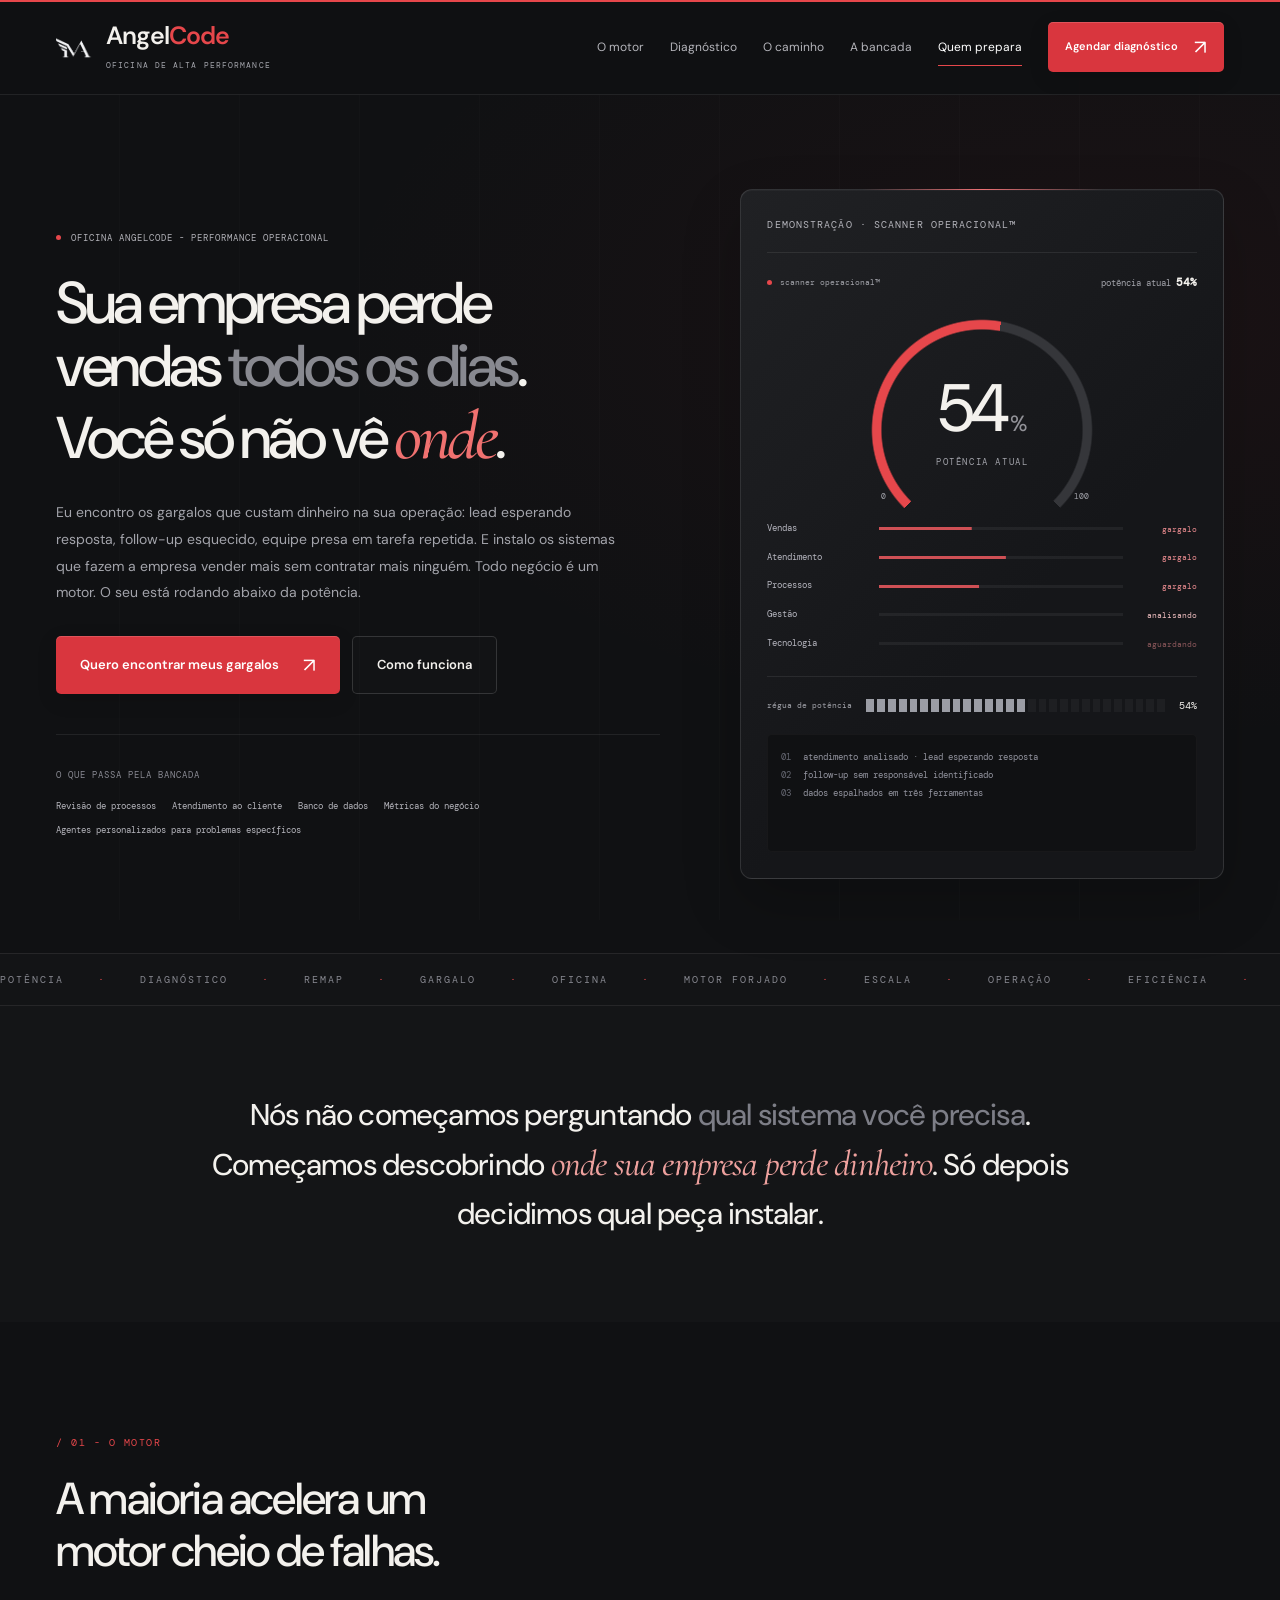
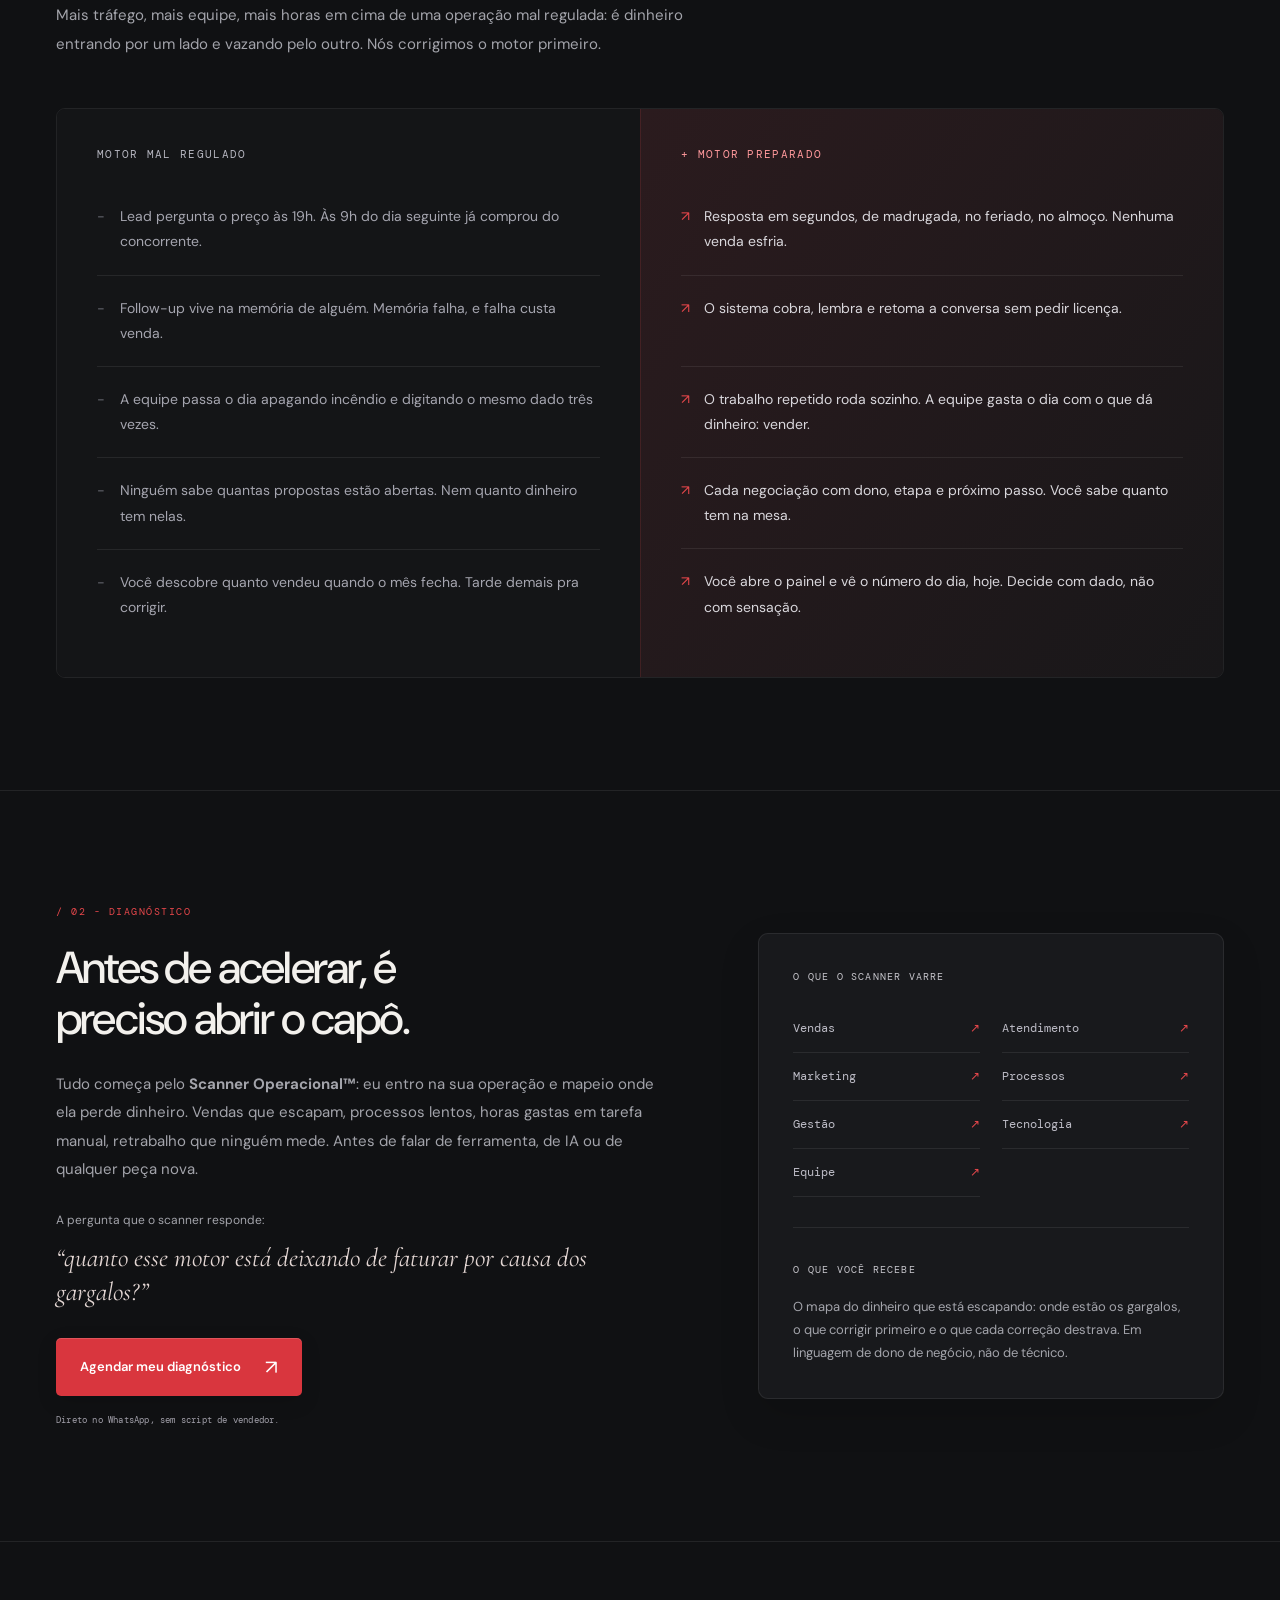
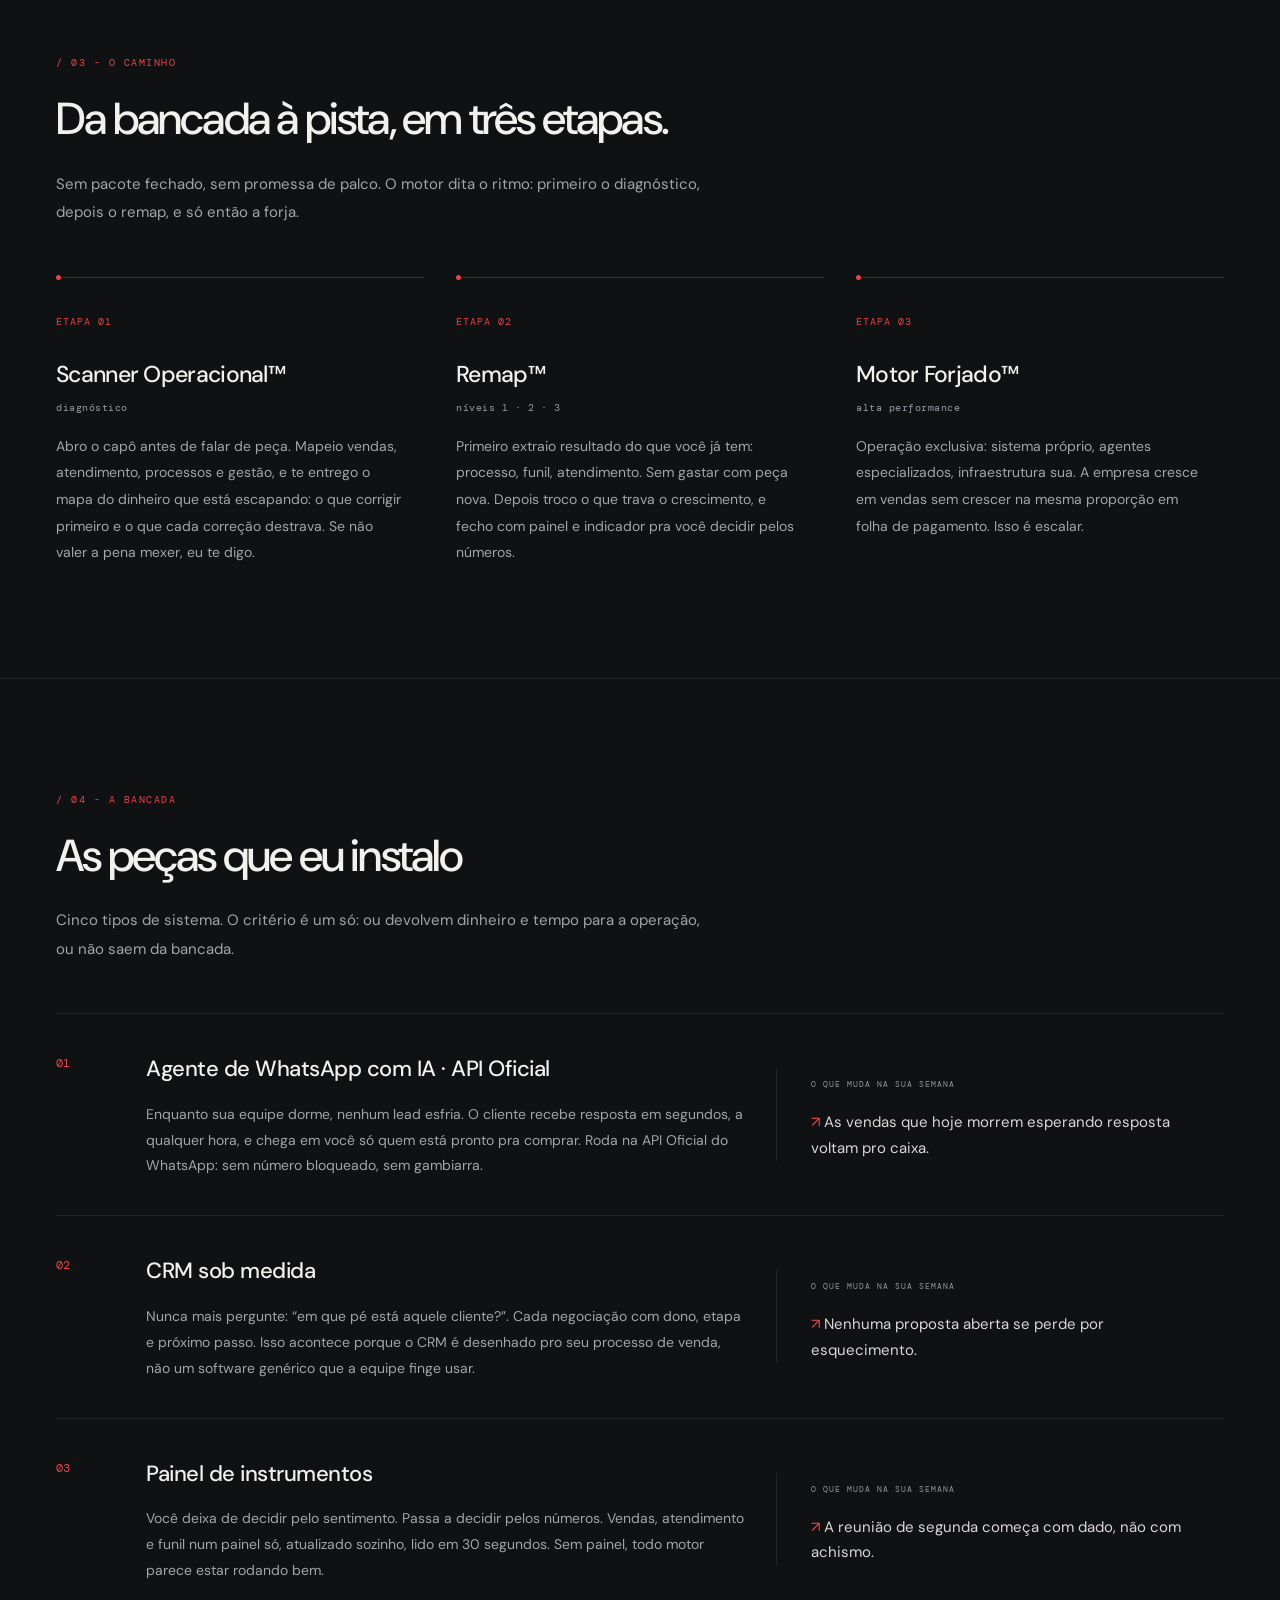
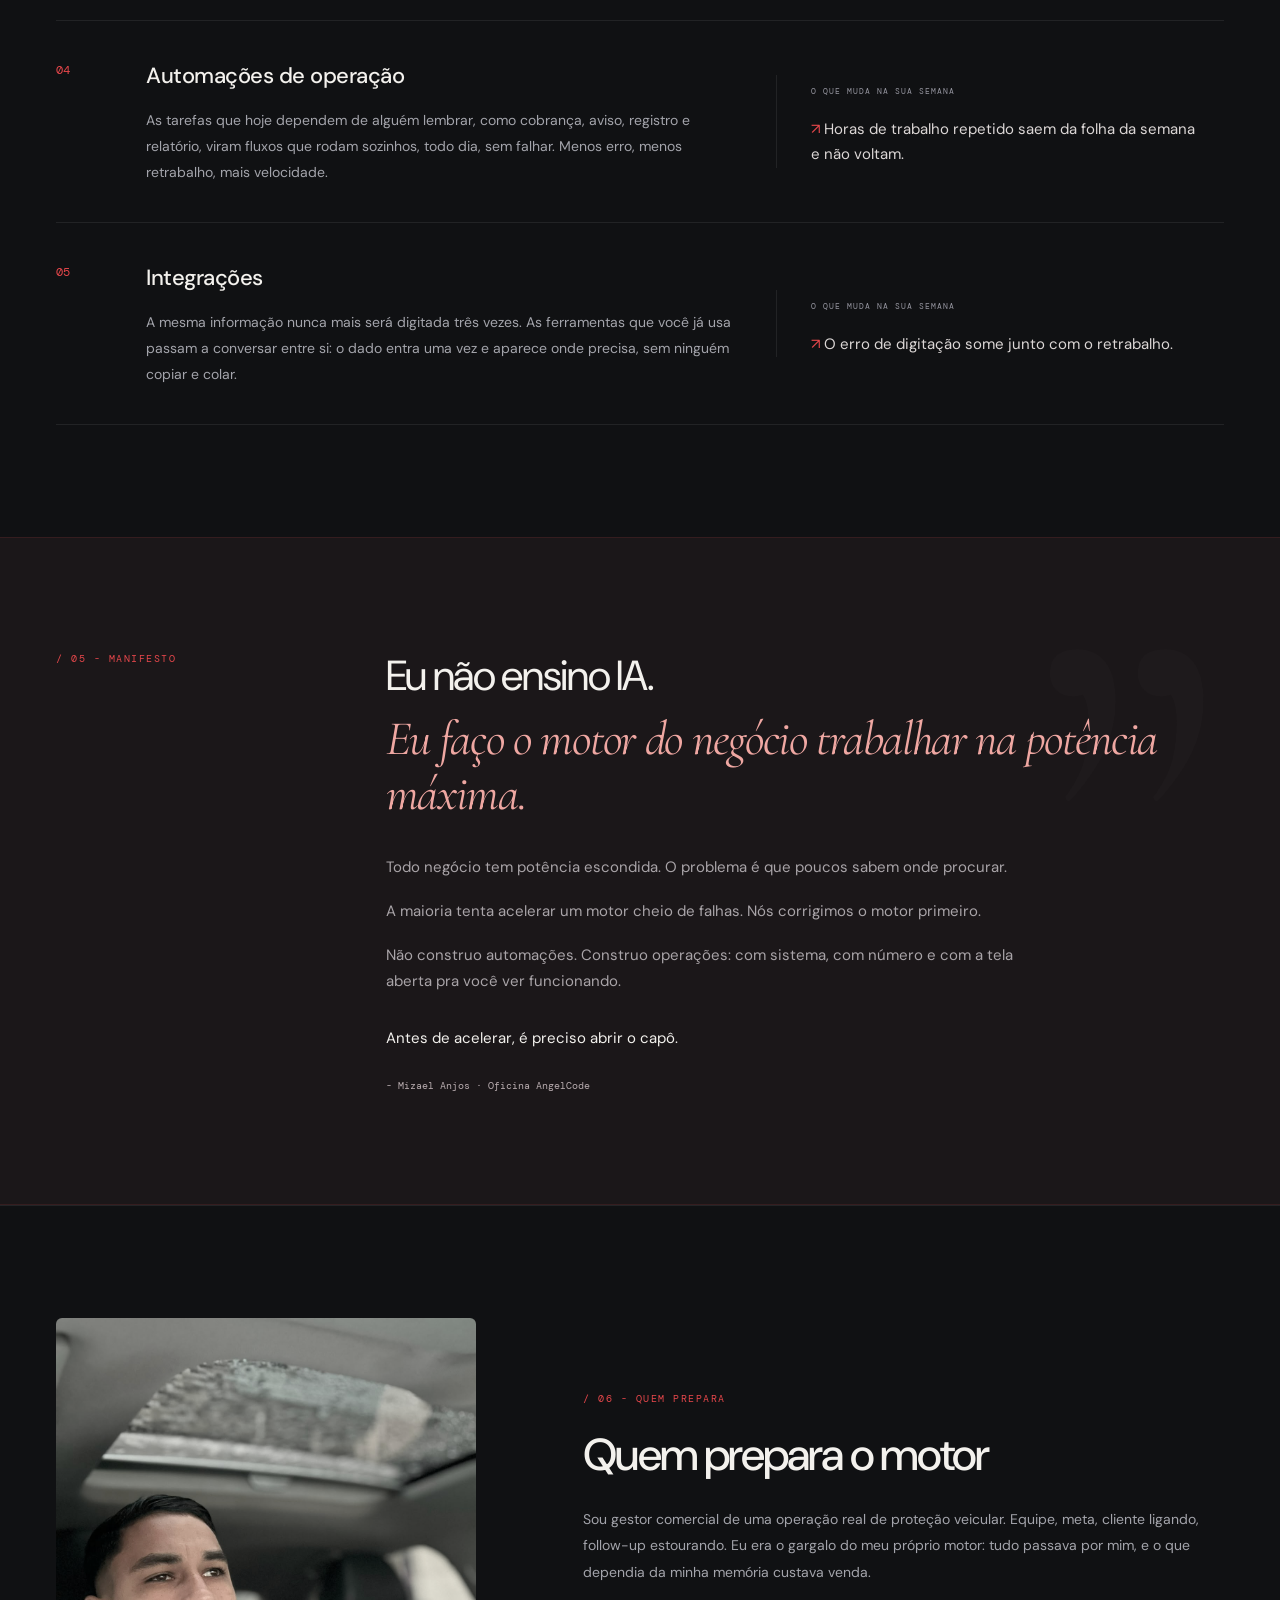
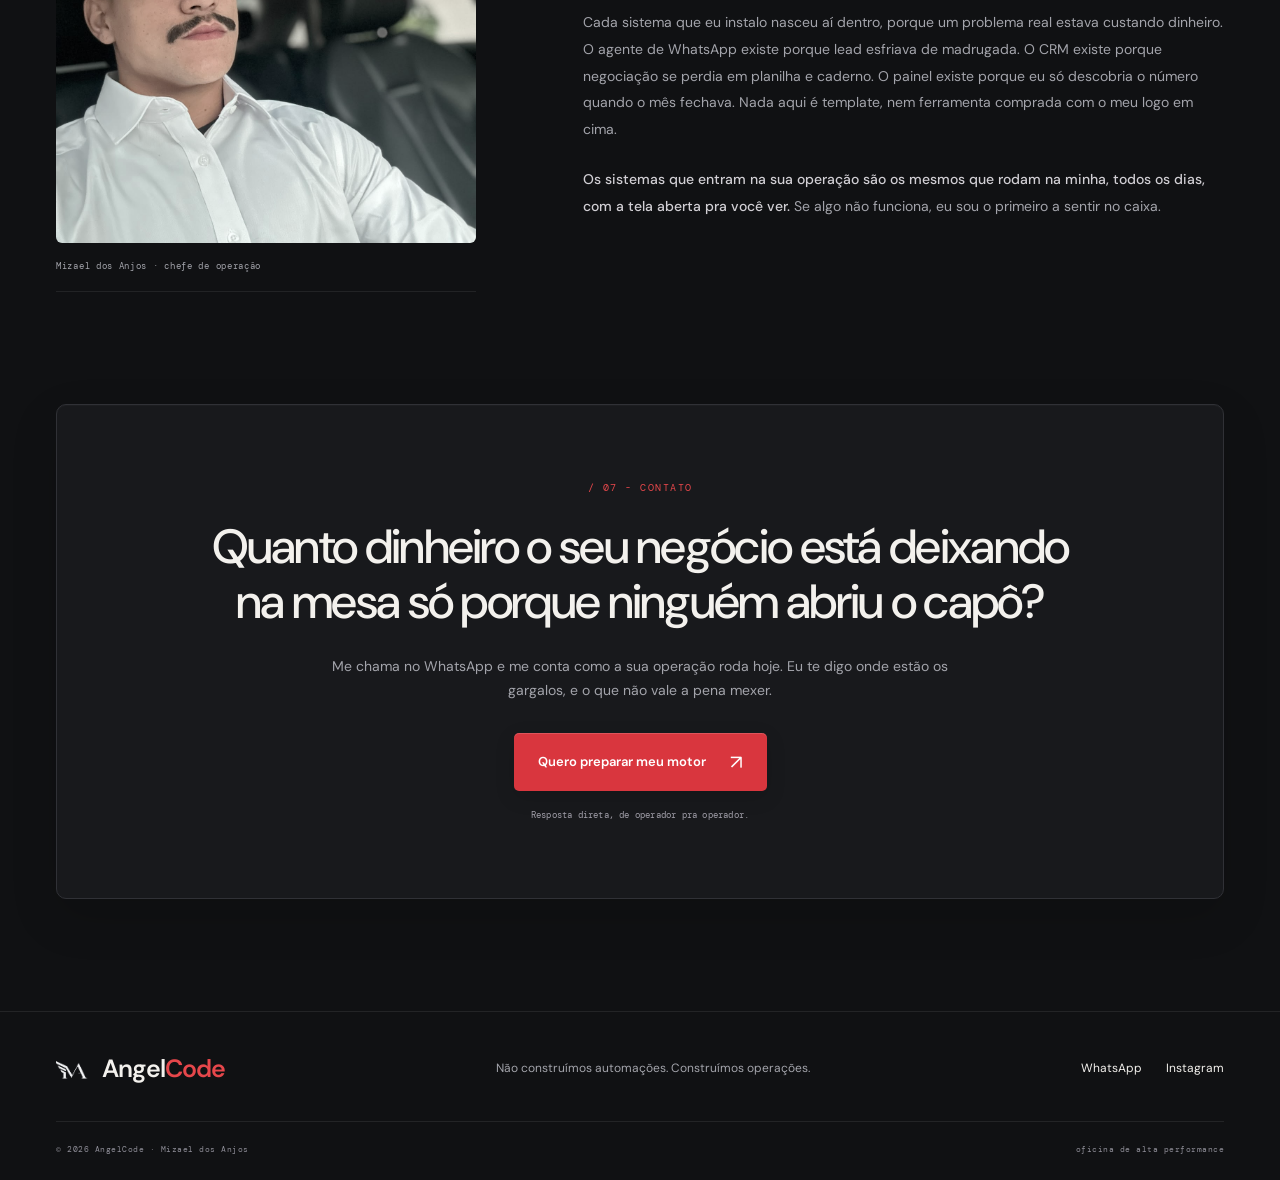
<file: index.html>
<!DOCTYPE html>
<html lang="pt-BR">
<head>
  <meta charset="UTF-8">
  <meta name="viewport" content="width=device-width, initial-scale=1.0">
  <title>AngelCode - Oficina de Alta Performance para Negócios</title>
  <meta
    name="description"
    content="Encontramos onde sua empresa perde dinheiro: leads sem resposta, follow-up esquecido, horas de retrabalho. Depois instalamos os sistemas que corrigem. Começa pelo diagnóstico."
  >
  <meta name="author" content="Mizael dos Anjos">
  <meta name="theme-color" content="#08090A">

  <meta property="og:type" content="website">
  <meta property="og:title" content="AngelCode - sua empresa perde vendas todos os dias. Você só não vê onde.">
  <meta
    property="og:description"
    content="Oficina de alta performance para negócios: encontramos os gargalos que custam dinheiro na sua operação e instalamos os sistemas que corrigem. Vendas, atendimento e gestão rodando sem depender de você."
  >
  <meta property="og:image" content="assets/logo-metal.png">

  <link rel="preload" as="image" href="assets/logo-mark-white.png">
  <link rel="stylesheet" href="styles.css?v=20260921b">
  <meta name="robots" content="index, follow">
  <link rel="preconnect" href="https://fonts.googleapis.com">
  <link rel="preconnect" href="https://fonts.gstatic.com" crossorigin>
  <link href="https://fonts.googleapis.com/css2?family=DM+Sans:wght@400;450;500;600;650;700&family=DM+Mono:wght@400;500&family=Cormorant+Garamond:ital,wght@1,500&display=swap" rel="stylesheet">
</head>
<body>
  <!-- Release: site-reestilizado-novo-2026-09-21 -->
  <div class="intro" aria-hidden="true"><img src="assets/logo-mark-white.png" width="44" height="44" alt=""><span>AngelCode</span><i></i></div>
  <a class="skip-link" href="#main">Ir para o conteúdo</a>

  <div class="progress" data-progress aria-hidden="true"></div>

  <div class="bg-field" aria-hidden="true">
    <div class="bg-field__grid"></div>
    <div class="bg-field__glow"></div>
  </div>

  <header class="topbar" data-elevate>
    <div class="container topbar__inner">
      <a class="brand" href="#topo" aria-label="AngelCode - voltar ao topo">
        <img
          class="brand__mark"
          src="assets/logo-mark-white.png"
          alt=""
          width="38"
          height="38"
        >
        <span class="brand__stack">
          <strong class="brand__name">Angel<em>Code</em></strong>
          <small class="brand__sub num">oficina de alta performance</small>
        </span>
      </a>

      <button
        class="menu-btn"
        type="button"
        aria-expanded="false"
        aria-controls="nav-main"
        aria-label="Abrir menu"
      >
        <span></span><span></span><span></span>
      </button>

      <nav class="nav" id="nav-main" aria-label="Navegação principal">
        <a href="#motor">O motor</a>
        <a href="#diagnostico">Diagnóstico</a>
        <a href="#caminho">O caminho</a>
        <a href="#bancada">A bancada</a>
        <a href="#quem">Quem prepara</a>
        <a class="btn btn--brand nav__cta" data-whatsapp-link href="https://wa.me/5548996986794?text=Quero%20encontrar%20os%20gargalos%20da%20minha%20opera%C3%A7%C3%A3o.">
          Agendar diagnóstico
        </a>
      </nav>
    </div>
  </header>

  <main id="main">

    <!-- ══════════ HERO ══════════ -->
    <section class="hero" id="topo">
      <div class="container hero__frame">
        <div class="hero__copy reveal">
          <p class="kicker num"><span class="kicker__dot"></span>Oficina AngelCode - performance operacional</p>
          <h1 class="hero__h1">
            Sua empresa perde vendas <span class="hero__dim">todos os dias</span>.<br>
            Você só não vê <em>onde</em>.
          </h1>
          <p class="hero__sub">
            Eu encontro os gargalos que custam dinheiro na sua operação: lead esperando
            resposta, follow-up esquecido, equipe presa em tarefa repetida. E instalo os
            sistemas que fazem a empresa vender mais sem contratar mais ninguém.
            Todo negócio é um motor. O seu está rodando abaixo da potência.
          </p>
          <div class="hero__cta">
            <a class="btn btn--brand btn--xl" data-whatsapp-link href="https://wa.me/5548996986794?text=Quero%20encontrar%20os%20gargalos%20da%20minha%20opera%C3%A7%C3%A3o.">
              Quero encontrar meus gargalos
            </a>
            <a class="btn btn--line btn--xl" href="#diagnostico">Como funciona</a>
          </div>
          <div class="hero__stack">
            <span class="hero__stack-label num">O que passa pela bancada</span>
            <ul class="hero__stack-items num">
              <li>Revisão de processos</li>
              <li>Atendimento ao cliente</li>
              <li>Banco de dados</li>
              <li>Métricas do negócio</li>
              <li>Agentes personalizados para problemas específicos</li>
            </ul>
          </div>
        </div>

        <!-- Painel: scanner operacional -->
        <aside class="scan reveal reveal--late" data-scan aria-label="Demonstração: scanner operacional diagnosticando um negócio">
          <div class="scan__caption num">Demonstração · Scanner Operacional™</div><header class="scan__bar num">
            <span class="scan__dot"></span>
            <span class="scan__title">scanner operacional&trade;</span>
            <span class="scan__power"><span data-power-label>potência atual</span> <strong data-power>54%</strong></span>
          </header>

          <div class="scan__dial" aria-hidden="true"><div class="dial__ring"></div><div class="scan__beam"></div><div class="dial__number"><strong data-dial-value>54</strong><span>%</span><small data-dial-label>potência atual</small></div><span class="dial__min">0</span><span class="dial__max">100</span></div><ul class="scan__areas" aria-hidden="true">
            <li class="scan__area" data-area>
              <span class="scan__label num">Vendas</span>
              <span class="scan__track"><span class="scan__fill" style="--fill:0.38" data-fill></span></span>
              <span class="scan__status num" data-status>gargalo</span>
            </li>
            <li class="scan__area" data-area>
              <span class="scan__label num">Atendimento</span>
              <span class="scan__track"><span class="scan__fill" style="--fill:0.52" data-fill></span></span>
              <span class="scan__status num" data-status>gargalo</span>
            </li>
            <li class="scan__area" data-area>
              <span class="scan__label num">Processos</span>
              <span class="scan__track"><span class="scan__fill" style="--fill:0.41" data-fill></span></span>
              <span class="scan__status num" data-status>gargalo</span>
            </li>
            <li class="scan__area" data-area>
              <span class="scan__label num">Gestão</span>
              <span class="scan__track"><span class="scan__fill" style="--fill:0.79" data-fill></span></span>
              <span class="scan__status num" data-status>regulado</span>
            </li>
            <li class="scan__area" data-area>
              <span class="scan__label num">Tecnologia</span>
              <span class="scan__track"><span class="scan__fill" style="--fill:0.34" data-fill></span></span>
              <span class="scan__status num" data-status>gargalo</span>
            </li>
          </ul>

          <div class="gauge" aria-hidden="true">
            <span class="gauge__label num">régua de potência</span>
            <div class="gauge__bars" data-gauge><i class="is-on"></i><i class="is-on"></i><i class="is-on"></i><i class="is-on"></i><i class="is-on"></i><i class="is-on"></i><i class="is-on"></i><i class="is-on"></i><i class="is-on"></i><i class="is-on"></i><i class="is-on"></i><i class="is-on"></i><i class="is-on"></i><i class="is-on"></i><i class="is-on"></i><i class=""></i><i class=""></i><i class=""></i><i class=""></i><i class=""></i><i class=""></i><i class=""></i><i class=""></i><i class=""></i><i class=""></i><i class=""></i><i class=""></i><i class=""></i></div>
            <span class="gauge__read num" data-gauge-read>54%</span>
          </div>

          <div class="oplog num" aria-hidden="true">
            <div class="oplog__lines" data-log><p><span>01</span> atendimento analisado · lead esperando resposta</p><p><span>02</span> follow-up sem responsável identificado</p><p><span>03</span> dados espalhados em três ferramentas</p><p><span>04</span> 14h semanais em tarefas repetidas</p><p><span>05</span> plano de correção gerado · <strong>91% projetado</strong></p></div>
          </div>
        </aside>
      </div>
    </section>

    <!-- fita técnica (léxico da oficina) -->
    <div class="tape" aria-hidden="true">
      <div class="tape__track" data-tape><div class="tape__seq"><span>potência</span><span class="tape__dot">·</span><span>diagnóstico</span><span class="tape__dot">·</span><span>remap</span><span class="tape__dot">·</span><span>gargalo</span><span class="tape__dot">·</span><span>oficina</span><span class="tape__dot">·</span><span>motor forjado</span><span class="tape__dot">·</span><span>escala</span><span class="tape__dot">·</span><span>operação</span><span class="tape__dot">·</span><span>eficiência</span><span class="tape__dot">·</span><span>alta performance</span><span class="tape__dot">·</span></div><div class="tape__seq"><span>potência</span><span class="tape__dot">·</span><span>diagnóstico</span><span class="tape__dot">·</span><span>remap</span><span class="tape__dot">·</span><span>gargalo</span><span class="tape__dot">·</span><span>oficina</span><span class="tape__dot">·</span><span>motor forjado</span><span class="tape__dot">·</span><span>escala</span><span class="tape__dot">·</span><span>operação</span><span class="tape__dot">·</span><span>eficiência</span><span class="tape__dot">·</span><span>alta performance</span><span class="tape__dot">·</span></div></div>
    </div>

    <!-- ══════════ FRASE-PONTE (método em uma frase) ══════════ -->
    <section class="sec bridge" aria-label="Método AngelCode em uma frase">
      <div class="container">
        <blockquote class="bridge__quote reveal">
          <p>
            Nós não começamos perguntando <span class="bridge__dim">qual sistema você precisa</span>.
            Começamos descobrindo <em>onde sua empresa perde dinheiro</em>.
            Só depois decidimos qual peça instalar.
          </p>
        </blockquote>
      </div>
    </section>

    <!-- ══════════ O MOTOR (antes / depois) ══════════ -->
    <section class="sec" id="motor">
      <div class="container">
        <header class="sec__head reveal">
          <p class="sec__tag num">/ 01 - o motor</p>
          <h2 class="sec__h2">A maioria acelera um motor cheio de falhas.</h2>
          <p class="sec__sub">
            Mais tráfego, mais equipe, mais horas em cima de uma operação mal regulada:
            é dinheiro entrando por um lado e vazando pelo outro. Nós corrigimos
            o motor primeiro.
          </p>
        </header>
        <div class="shift reveal reveal--late">
          <div class="shift__col shift__col--before">
            <h3 class="shift__label num">Motor mal regulado</h3>
            <ul id="shift-before"><li>Lead pergunta o preço às 19h. Às 9h do dia seguinte já comprou do concorrente.</li><li>Follow-up vive na memória de alguém. Memória falha, e falha custa venda.</li><li>A equipe passa o dia apagando incêndio e digitando o mesmo dado três vezes.</li><li>Ninguém sabe quantas propostas estão abertas. Nem quanto dinheiro tem nelas.</li><li>Você descobre quanto vendeu quando o mês fecha. Tarde demais pra corrigir.</li></ul>
          </div>
          <div class="shift__col shift__col--after">
            <h3 class="shift__label num">+ motor preparado</h3>
            <ul id="shift-after"><li>Resposta em segundos, de madrugada, no feriado, no almoço. Nenhuma venda esfria.</li><li>O sistema cobra, lembra e retoma a conversa sem pedir licença.</li><li>O trabalho repetido roda sozinho. A equipe gasta o dia com o que dá dinheiro: vender.</li><li>Cada negociação com dono, etapa e próximo passo. Você sabe quanto tem na mesa.</li><li>Você abre o painel e vê o número do dia, hoje. Decide com dado, não com sensação.</li></ul>
          </div>
        </div>
      </div>
    </section>

    <!-- ══════════ DIAGNÓSTICO ══════════ -->
    <section class="sec sec--ruled" id="diagnostico">
      <div class="container diag">
        <div class="diag__copy reveal">
          <p class="sec__tag num">/ 02 - diagnóstico</p>
          <h2 class="sec__h2">Antes de acelerar, é preciso abrir o capô.</h2>
          <p class="sec__sub">
            Tudo começa pelo <strong>Scanner Operacional&trade;</strong>: eu entro na sua
            operação e mapeio onde ela perde dinheiro. Vendas que escapam, processos
            lentos, horas gastas em tarefa manual, retrabalho que ninguém mede. Antes de
            falar de ferramenta, de IA ou de qualquer peça nova.
          </p>
          <p class="diag__q">
            A pergunta que o scanner responde:
            <em>“quanto esse motor está deixando de faturar por causa dos gargalos?”</em>
          </p>
          <div class="hero__cta">
            <a class="btn btn--brand btn--xl" data-whatsapp-link href="https://wa.me/5548996986794?text=Quero%20encontrar%20os%20gargalos%20da%20minha%20opera%C3%A7%C3%A3o.">
              Agendar meu diagnóstico
            </a>
          </div>
          <p class="finale__note num">Direto no WhatsApp, sem script de vendedor.</p>
        </div>

        <aside class="diag__card reveal reveal--late">
          <h3 class="diag__card-title num">o que o scanner varre</h3>
          <ul class="diag__list num" id="diag-areas"><li>Vendas</li><li>Atendimento</li><li>Marketing</li><li>Processos</li><li>Gestão</li><li>Tecnologia</li><li>Equipe</li></ul>
          <div class="diag__deliver">
            <span class="diag__card-title num">o que você recebe</span>
            <p>
              O mapa do dinheiro que está escapando: onde estão os gargalos, o que
              corrigir primeiro e o que cada correção destrava. Em linguagem de dono
              de negócio, não de técnico.
            </p>
          </div>
        </aside>
      </div>
    </section>

    <!-- ══════════ O CAMINHO (jornada direta) ══════════ -->
    <section class="sec sec--ruled" id="caminho">
      <div class="container">
        <header class="sec__head reveal">
          <p class="sec__tag num">/ 03 - o caminho</p>
          <h2 class="sec__h2">Da bancada à pista, em três etapas.</h2>
          <p class="sec__sub">
            Sem pacote fechado, sem promessa de palco. O motor dita o ritmo:
            primeiro o diagnóstico, depois o remap, e só então a forja.
          </p>
        </header>
        <ol class="steps steps--three" id="steps">
      <li class="step reveal" style="--i:0">
        <span class="step__num">etapa 01</span>
        <h3>Scanner Operacional&trade;<small>diagnóstico</small></h3>
        <p>Abro o capô antes de falar de peça. Mapeio vendas, atendimento, processos e gestão, e te entrego o mapa do dinheiro que está escapando: o que corrigir primeiro e o que cada correção destrava. Se não valer a pena mexer, eu te digo.</p>
      </li>
      <li class="step reveal" style="--i:1">
        <span class="step__num">etapa 02</span>
        <h3>Remap&trade;<small>níveis 1 · 2 · 3</small></h3>
        <p>Primeiro extraio resultado do que você já tem: processo, funil, atendimento. Sem gastar com peça nova. Depois troco o que trava o crescimento, e fecho com painel e indicador pra você decidir pelos números.</p>
      </li>
      <li class="step reveal" style="--i:2">
        <span class="step__num">etapa 03</span>
        <h3>Motor Forjado&trade;<small>alta performance</small></h3>
        <p>Operação exclusiva: sistema próprio, agentes especializados, infraestrutura sua. A empresa cresce em vendas sem crescer na mesma proporção em folha de pagamento. Isso é escalar.</p>
      </li></ol>
      </div>
    </section>

    <!-- ══════════ A BANCADA (sistemas / peças) ══════════ -->
    <section class="sec sec--ruled" id="bancada">
      <div class="container">
        <header class="sec__head reveal">
          <p class="sec__tag num">/ 04 - a bancada</p>
          <h2 class="sec__h2">As peças que eu instalo</h2>
          <p class="sec__sub">
            Cinco tipos de sistema. O critério é um só: ou devolvem dinheiro e tempo
            para a operação, ou não saem da bancada.
          </p>
        </header>
        <div class="ledger" id="systems">
      <article class="row reveal" style="--i:0">
        <span class="row__idx">01</span>
        <div class="row__main">
          <h3>Agente de WhatsApp com IA · API Oficial</h3>
          <p>Enquanto sua equipe dorme, nenhum lead esfria. O cliente recebe resposta em segundos, a qualquer hora, e chega em você só quem está pronto pra comprar. Roda na API Oficial do WhatsApp: sem número bloqueado, sem gambiarra.</p>
        </div>
        <div class="row__gain">
          <span class="row__gain-label">o que muda na sua semana</span>
          <p>As vendas que hoje morrem esperando resposta voltam pro caixa.</p>
        </div>
      </article>
      <article class="row reveal" style="--i:1">
        <span class="row__idx">02</span>
        <div class="row__main">
          <h3>CRM sob medida</h3>
          <p>Nunca mais pergunte: “em que pé está aquele cliente?”. Cada negociação com dono, etapa e próximo passo. Isso acontece porque o CRM é desenhado pro seu processo de venda, não um software genérico que a equipe finge usar.</p>
        </div>
        <div class="row__gain">
          <span class="row__gain-label">o que muda na sua semana</span>
          <p>Nenhuma proposta aberta se perde por esquecimento.</p>
        </div>
      </article>
      <article class="row reveal" style="--i:2">
        <span class="row__idx">03</span>
        <div class="row__main">
          <h3>Painel de instrumentos</h3>
          <p>Você deixa de decidir pelo sentimento. Passa a decidir pelos números. Vendas, atendimento e funil num painel só, atualizado sozinho, lido em 30 segundos. Sem painel, todo motor parece estar rodando bem.</p>
        </div>
        <div class="row__gain">
          <span class="row__gain-label">o que muda na sua semana</span>
          <p>A reunião de segunda começa com dado, não com achismo.</p>
        </div>
      </article>
      <article class="row reveal" style="--i:3">
        <span class="row__idx">04</span>
        <div class="row__main">
          <h3>Automações de operação</h3>
          <p>As tarefas que hoje dependem de alguém lembrar, como cobrança, aviso, registro e relatório, viram fluxos que rodam sozinhos, todo dia, sem falhar. Menos erro, menos retrabalho, mais velocidade.</p>
        </div>
        <div class="row__gain">
          <span class="row__gain-label">o que muda na sua semana</span>
          <p>Horas de trabalho repetido saem da folha da semana e não voltam.</p>
        </div>
      </article>
      <article class="row reveal" style="--i:4">
        <span class="row__idx">05</span>
        <div class="row__main">
          <h3>Integrações</h3>
          <p>A mesma informação nunca mais será digitada três vezes. As ferramentas que você já usa passam a conversar entre si: o dado entra uma vez e aparece onde precisa, sem ninguém copiar e colar.</p>
        </div>
        <div class="row__gain">
          <span class="row__gain-label">o que muda na sua semana</span>
          <p>O erro de digitação some junto com o retrabalho.</p>
        </div>
      </article></div>
      </div>
    </section>

    <!-- ══════════ MANIFESTO ══════════ -->
    <!-- (seção "Na pista / Motores em preparação" removida por ora — ver
         Pendências no README; markup no git history, dados prontos no site.js) -->
    <section class="sec sec--manifesto">
      <div class="container manifesto reveal">
        <p class="sec__tag num">/ 05 - manifesto</p>
        <blockquote class="manifesto__quote">
          <p>Eu não ensino IA. <em>Eu faço o motor do negócio trabalhar na potência máxima.</em></p>
          <p>
            Todo negócio tem potência escondida. O problema é que poucos sabem
            onde procurar.
          </p>
          <p>
            A maioria tenta acelerar um motor cheio de falhas. Nós corrigimos
            o motor primeiro.
          </p>
          <p>
            Não construo automações. Construo operações: com sistema, com número
            e com a tela aberta pra você ver funcionando.
          </p>
          <p class="manifesto__close">Antes de acelerar, é preciso abrir o capô.</p>
          <footer class="manifesto__sign">- Mizael Anjos · Oficina AngelCode</footer>
        </blockquote>
      </div>
    </section>

    <!-- ══════════ QUEM PREPARA ══════════ -->
    <section class="sec sec--ruled" id="quem">
      <div class="container who">
        <figure class="who__visual reveal">
          <img
            src="assets/mizael-anjos.jpg"
            alt="Mizael dos Anjos, fundador da AngelCode"
            loading="lazy" width="768" height="1024"
          >
          <figcaption class="num">Mizael dos Anjos · chefe de operação</figcaption>
        </figure>
        <div class="who__copy reveal reveal--late">
          <p class="sec__tag num">/ 06 - quem prepara</p>
          <h2 class="sec__h2">Quem prepara o motor</h2>
          <p class="who__bio">
            Sou gestor comercial de uma operação real de proteção veicular. Equipe, meta,
            cliente ligando, follow-up estourando. Eu era o gargalo do meu próprio motor:
            tudo passava por mim, e o que dependia da minha memória custava venda.
          </p>
          <p class="who__bio">
            Cada sistema que eu instalo nasceu aí dentro, porque um problema real estava
            custando dinheiro. O agente de WhatsApp existe porque lead esfriava de
            madrugada. O CRM existe porque negociação se perdia em planilha e caderno.
            O painel existe porque eu só descobria o número quando o mês fechava.
            Nada aqui é template, nem ferramenta comprada com o meu logo em cima.
          </p>
          <p class="who__bio">
            <strong>Os sistemas que entram na sua operação são os mesmos que rodam na
            minha, todos os dias, com a tela aberta pra você ver.</strong> Se algo não
            funciona, eu sou o primeiro a sentir no caixa.
          </p>
        </div>
      </div>
    </section>

    <!-- ══════════ CTA FINAL ══════════ -->
    <section class="sec" id="contato">
      <div class="container">
        <div class="finale reveal">
          <p class="sec__tag num">/ 07 - contato</p>
          <h2 class="finale__h2">
            Quanto dinheiro o seu negócio está deixando na mesa
            só porque ninguém abriu o capô?
          </h2>
          <p class="finale__p">
            Me chama no WhatsApp e me conta como a sua operação roda hoje. Eu te digo
            onde estão os gargalos, e o que não vale a pena mexer.
          </p>
          <a class="btn btn--brand btn--xl" data-whatsapp-link href="https://wa.me/5548996986794?text=Quero%20encontrar%20os%20gargalos%20da%20minha%20opera%C3%A7%C3%A3o.">
            Quero preparar meu motor
          </a>
          <p class="finale__note num">Resposta direta, de operador pra operador.</p>
        </div>
      </div>
    </section>
  </main>

  <!-- ══════════ FOOTER ══════════ -->
  <footer class="foot">
    <div class="container foot__inner">
      <a class="brand" href="#topo" aria-label="AngelCode">
        <img
          class="brand__mark"
          src="assets/logo-mark-white.png"
          alt=""
          width="34"
          height="34"
        >
        <span class="brand__stack">
          <strong class="brand__name">Angel<em>Code</em></strong>
        </span>
      </a>
      <p class="foot__tagline">Não construímos automações. Construímos operações.</p>
      <nav class="foot__links" aria-label="Contato">
        <a data-whatsapp-link href="https://wa.me/5548996986794?text=Quero%20encontrar%20os%20gargalos%20da%20minha%20opera%C3%A7%C3%A3o.">WhatsApp</a>
        <a data-instagram-link href="https://instagram.com/mizael.anjos_">Instagram</a>
      </nav>
    </div>
    <div class="container foot__base num">
      <span>&copy; <span id="year">2026</span> AngelCode · Mizael dos Anjos</span>
      <span>oficina de alta performance</span>
    </div>
  </footer>

  <script src="site.js?v=20260921b"></script>
</body>
</html>
</file>
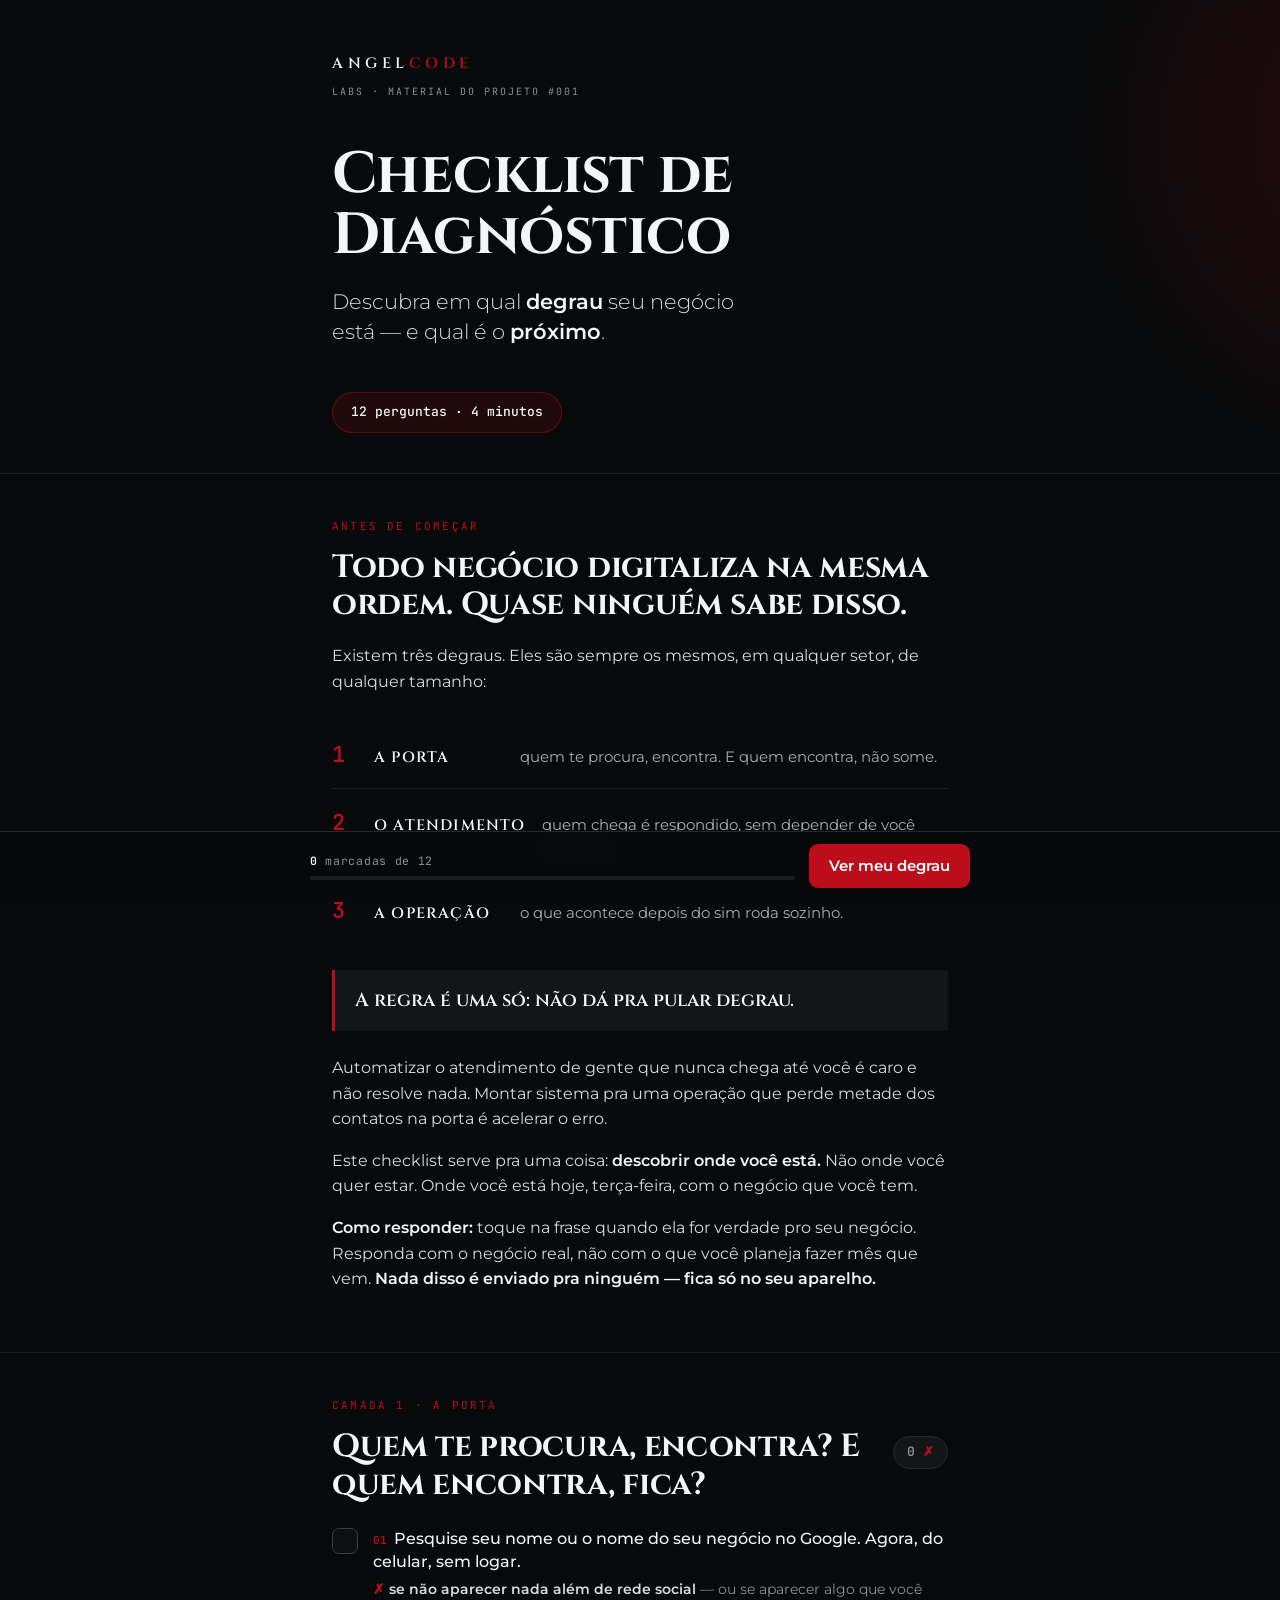
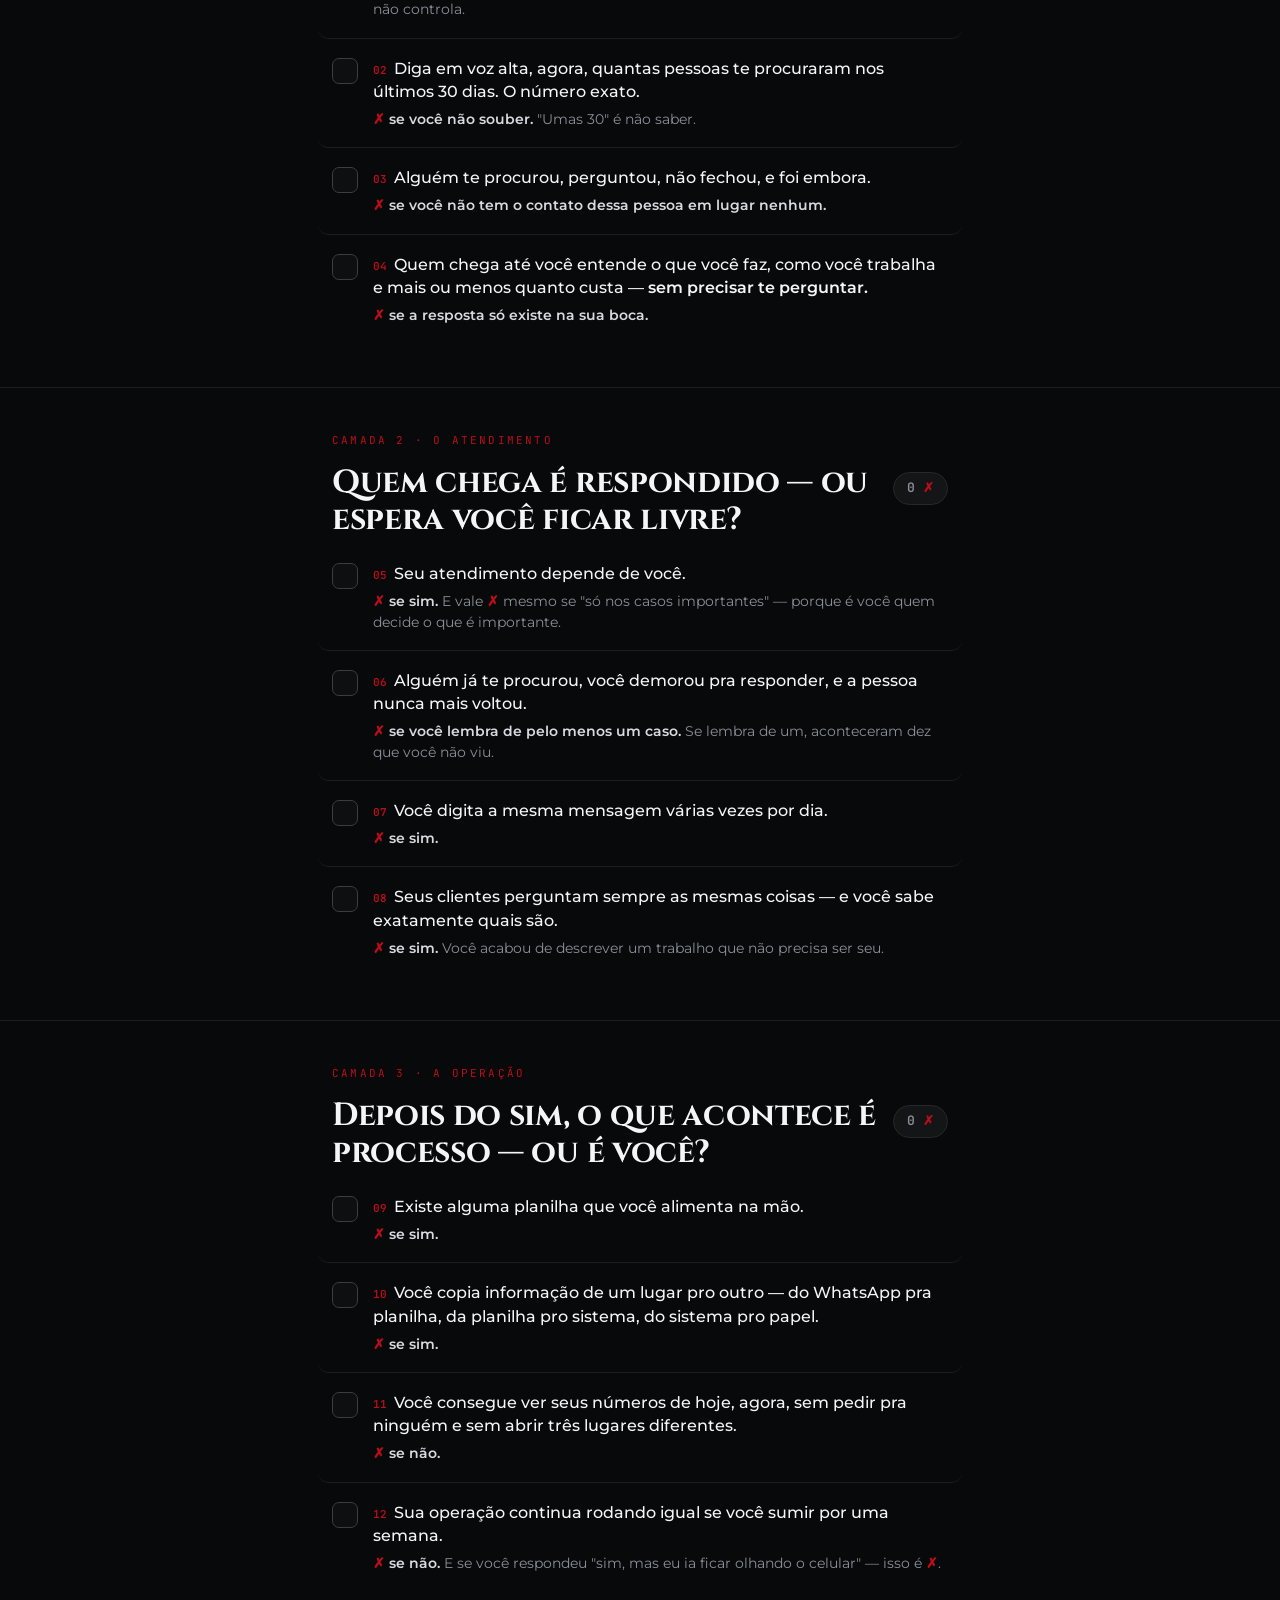
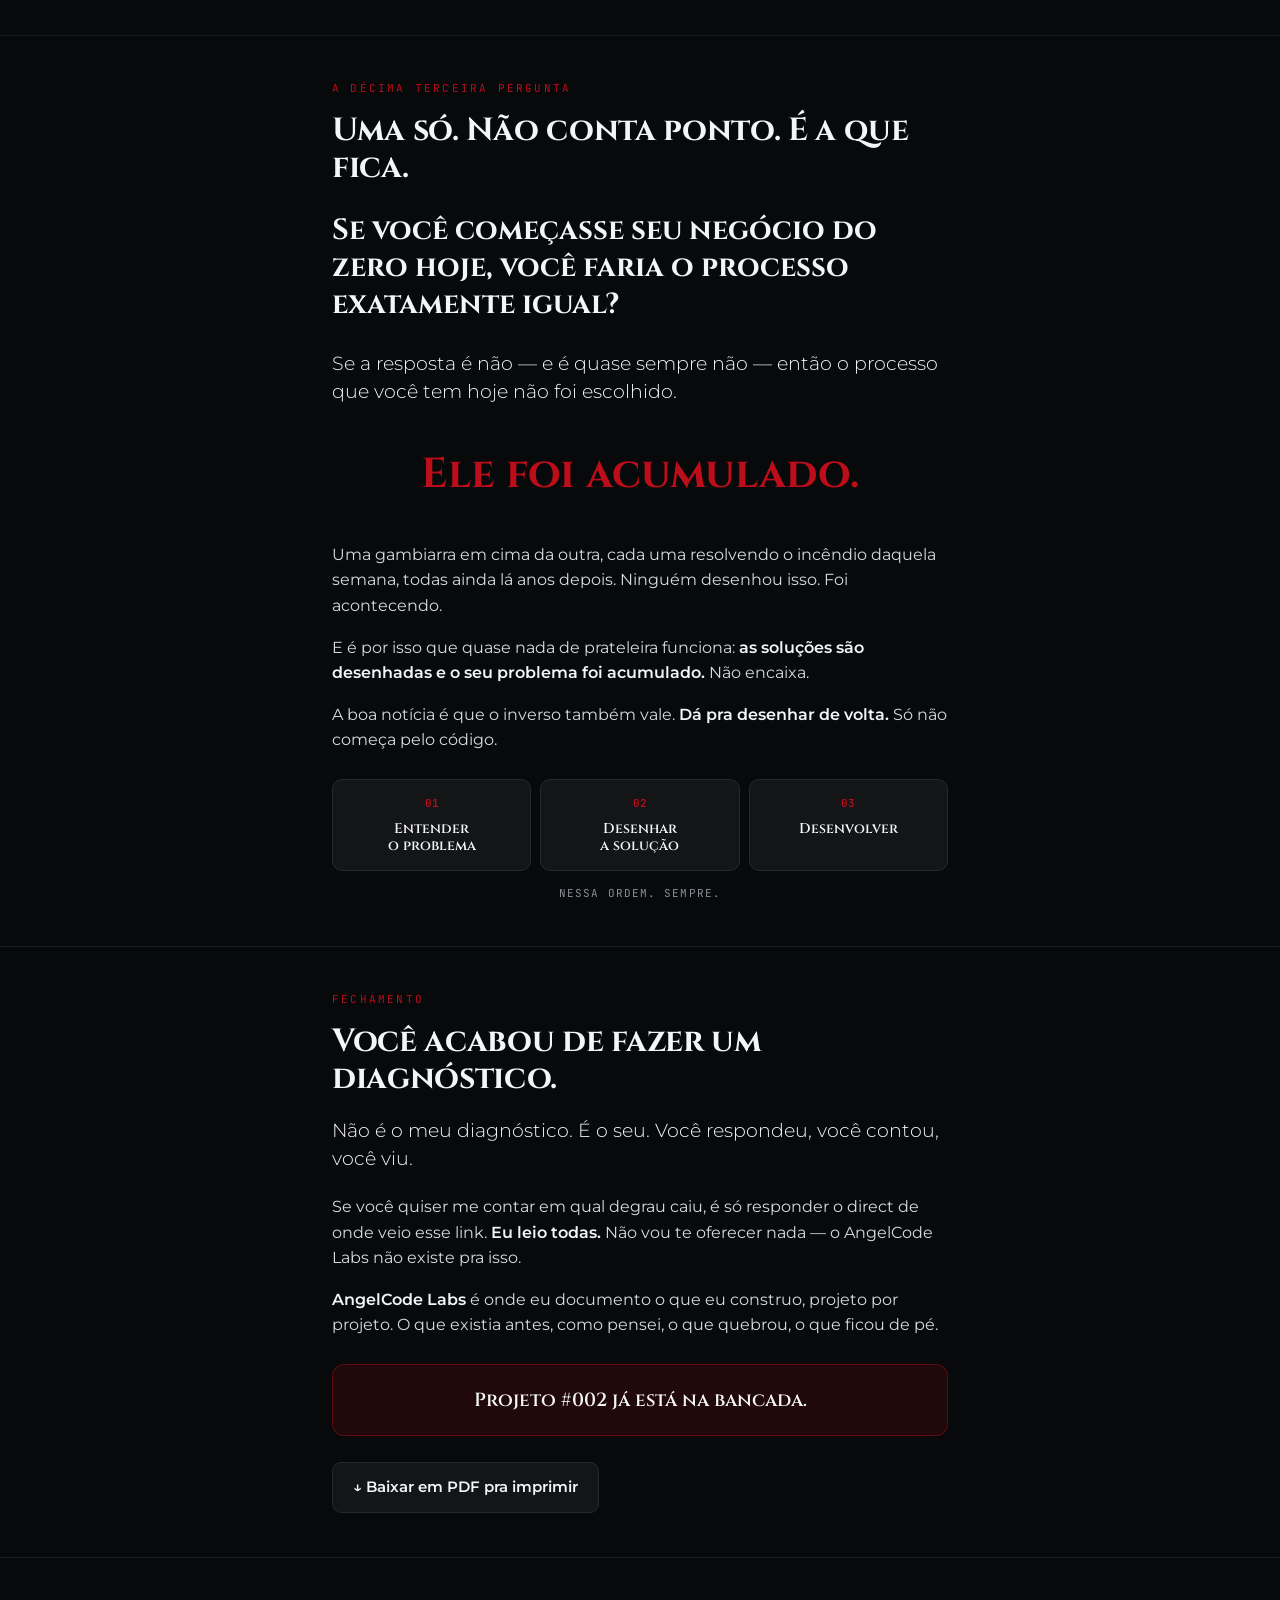
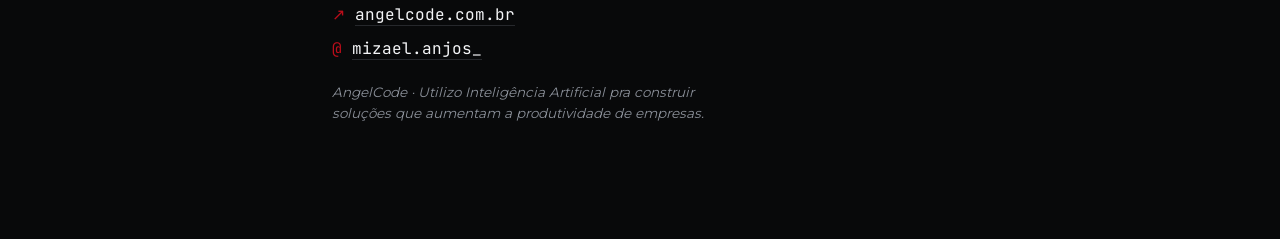
<file: mapa/index.html>
<!doctype html>
<html lang="pt-BR">
<head>
<meta charset="utf-8">
<meta name="viewport" content="width=device-width, initial-scale=1, viewport-fit=cover">
<title>Checklist de Diagnóstico — AngelCode</title>
<meta name="description" content="12 perguntas, 4 minutos. Descubra em qual degrau seu negócio está — e qual é o próximo.">
<meta name="theme-color" content="#08090A">
<meta property="og:title" content="Checklist de Diagnóstico — AngelCode">
<meta property="og:description" content="12 perguntas, 4 minutos. Descubra em qual degrau seu negócio está — e qual é o próximo.">
<meta property="og:type" content="website">
<style>
  /* ---------- FONTES LOCAIS — imunes ao CSP, seja qual for o que estiver valendo ---------- */
  @font-face{font-family:'Cinzel';src:url('fonts/Cinzel-600.woff2') format('woff2');font-weight:600;font-display:swap}
  @font-face{font-family:'Cinzel';src:url('fonts/Cinzel-700.woff2') format('woff2');font-weight:700;font-display:swap}
  @font-face{font-family:'Montserrat';src:url('fonts/Montserrat-300.woff2') format('woff2');font-weight:300;font-display:swap}
  @font-face{font-family:'Montserrat';src:url('fonts/Montserrat-400.woff2') format('woff2');font-weight:400;font-display:swap}
  @font-face{font-family:'Montserrat';src:url('fonts/Montserrat-500.woff2') format('woff2');font-weight:500;font-display:swap}
  @font-face{font-family:'Montserrat';src:url('fonts/Montserrat-600.woff2') format('woff2');font-weight:600;font-display:swap}
  @font-face{font-family:'JetBrains Mono';src:url('fonts/JetBrainsMono-400.woff2') format('woff2');font-weight:400;font-display:swap}
  @font-face{font-family:'JetBrains Mono';src:url('fonts/JetBrainsMono-500.woff2') format('woff2');font-weight:500;font-display:swap}
  @font-face{font-family:'JetBrains Mono';src:url('fonts/JetBrainsMono-600.woff2') format('woff2');font-weight:600;font-display:swap}

  :root{
    --black:#08090A; --g900:#0E0F11; --g800:#141517; --g700:#1B1D20;
    --g600:#26282C; --g500:#3A3D42; --g300:#8A8F98; --g200:#A8ADB5;
    --g100:#D7DADF; --white:#F4F5F7;
    --accent:#BB0D1A; --accent-hover:#DA2530;
    --accent-soft:rgba(187,13,26,.14); --accent-border:rgba(187,13,26,.42);
    --serif:'Cinzel',Georgia,serif;
    --sans:'Montserrat',system-ui,-apple-system,sans-serif;
    --mono:'JetBrains Mono',ui-monospace,monospace;
    --wrap:660px;
  }
  *{margin:0;padding:0;box-sizing:border-box}
  html{scroll-behavior:smooth;-webkit-text-size-adjust:100%}
  body{
    font-family:var(--sans); background:var(--black); color:var(--white);
    line-height:1.6; font-size:17px;
    padding-bottom:calc(84px + env(safe-area-inset-bottom));
    overflow-x:hidden;
  }
  .wrap{max-width:var(--wrap);margin:0 auto;padding:0 22px}
  ::selection{background:var(--accent);color:#fff}

  /* ---------- HERO ---------- */
  .hero{position:relative;padding:52px 0 40px;overflow:hidden}
  .hero::after{
    content:'';position:absolute;right:-40%;top:-52%;
    width:130vw;height:130vw;max-width:760px;max-height:760px;border-radius:50%;
    background:radial-gradient(circle,rgba(187,13,26,.20) 0%,transparent 62%);
    pointer-events:none;z-index:0;
  }
  .hero .wrap{position:relative;z-index:1}
  .brand{
    font-family:var(--serif);font-size:15px;font-weight:600;
    letter-spacing:.3em;text-transform:uppercase;
  }
  .brand i{color:var(--accent);font-style:normal}
  .brand-sub{
    font-family:var(--mono);font-size:10px;letter-spacing:.2em;
    text-transform:uppercase;color:var(--g300);margin-top:8px;
  }
  h1{
    font-family:var(--serif);font-weight:700;line-height:1.06;
    font-size:clamp(38px,10vw,58px);margin:44px 0 20px;letter-spacing:-.01em;
  }
  .sub{
    font-size:clamp(17px,4.4vw,21px);font-weight:300;color:var(--g100);
    line-height:1.45;max-width:30ch;
  }
  .sub b{font-weight:600;color:var(--white)}
  .pill{
    display:inline-block;margin-top:28px;
    font-family:var(--mono);font-size:13px;font-weight:500;
    background:var(--accent-soft);border:1px solid var(--accent-border);
    border-radius:999px;padding:9px 18px;
  }

  /* ---------- BLOCOS ---------- */
  section{padding:44px 0;border-top:1px solid var(--g700)}
  .kicker{
    font-family:var(--mono);font-size:11px;letter-spacing:.2em;
    text-transform:uppercase;color:var(--accent);margin-bottom:14px;
  }
  h2{
    font-family:var(--serif);font-weight:700;line-height:1.16;
    font-size:clamp(24px,6vw,32px);margin-bottom:20px;letter-spacing:-.01em;
  }
  p{color:var(--g100);margin-bottom:16px;font-size:16px}
  p b,p strong{color:var(--white);font-weight:600}
  .lead{font-size:19px;font-weight:300;color:var(--white);line-height:1.5}

  .steps{margin:26px 0}
  .stp{display:flex;gap:16px;padding:16px 0;border-bottom:1px solid var(--g700);align-items:baseline}
  .stp:last-child{border-bottom:none}
  .stp-n{font-family:var(--mono);font-size:22px;font-weight:600;color:var(--accent);flex:0 0 26px}
  .stp-t{font-family:var(--serif);font-size:15px;font-weight:600;letter-spacing:.08em;text-transform:uppercase;flex:0 0 auto;min-width:130px}
  .stp-d{color:var(--g200);font-size:14.5px;flex:1;min-width:180px}
  @media(max-width:520px){.stp{flex-wrap:wrap}.stp-d{flex-basis:100%;padding-left:42px;margin-top:2px}}

  .callout{
    background:var(--g800);border-left:3px solid var(--accent);
    padding:18px 20px;margin:24px 0;
    font-family:var(--serif);font-size:19px;font-weight:600;line-height:1.3;
  }

  /* ---------- PERGUNTAS ---------- */
  .layer-h{display:flex;align-items:baseline;justify-content:space-between;gap:16px;margin-bottom:6px}
  .count{
    font-family:var(--mono);font-size:13px;font-weight:600;color:var(--g300);
    background:var(--g800);border:1px solid var(--g600);border-radius:999px;
    padding:5px 13px;white-space:nowrap;transition:.25s;
  }
  .count.hot{background:var(--accent-soft);border-color:var(--accent-border);color:var(--white)}

  .q{
    display:flex;gap:15px;padding:18px 14px;margin:0 -14px;
    border-bottom:1px solid var(--g700);cursor:pointer;
    border-radius:10px;transition:background .18s;
    -webkit-tap-highlight-color:transparent;user-select:none;
  }
  .q:hover{background:var(--g900)}
  .q:last-of-type{border-bottom:none}
  .box{
    width:26px;height:26px;flex:0 0 26px;margin-top:1px;
    border:1.5px solid var(--g500);border-radius:7px;background:var(--g900);
    display:grid;place-items:center;transition:.18s;
    font-family:var(--mono);font-size:15px;font-weight:700;color:transparent;
  }
  .q:hover .box{border-color:var(--g300)}
  .q.on .box{background:var(--accent);border-color:var(--accent);color:#fff}
  .q.on .q-t{color:var(--g300)}
  .q-n{font-family:var(--mono);font-size:11px;color:var(--accent);font-weight:600;margin-right:7px}
  .q-t{font-size:16px;color:var(--white);font-weight:500;line-height:1.45;transition:color .18s}
  .q-r{font-size:14px;color:var(--g300);margin-top:6px;line-height:1.45}
  .q-r b{color:var(--g100);font-weight:600}
  .x{color:var(--accent);font-weight:700;font-family:var(--mono)}

  /* ---------- RESULTADO ---------- */
  #resultado{display:none}
  #resultado.show{display:block;animation:fade .5s ease}
  @keyframes fade{from{opacity:0;transform:translateY(14px)}to{opacity:1;transform:none}}
  .verdict{
    background:linear-gradient(160deg,var(--g800),var(--g900));
    border:1px solid var(--accent-border);border-radius:14px;
    padding:26px 22px;margin-bottom:22px;
  }
  .verdict-k{font-family:var(--mono);font-size:11px;letter-spacing:.2em;text-transform:uppercase;color:var(--accent);margin-bottom:10px}
  .verdict-h{font-family:var(--serif);font-size:clamp(23px,6vw,30px);font-weight:700;line-height:1.15;margin-bottom:14px}
  .verdict p{font-size:15.5px;margin-bottom:12px;color:var(--g200)}
  .verdict p:last-child{margin-bottom:0}
  .verdict .err{border-top:1px dashed var(--g600);padding-top:13px;margin-top:15px;color:var(--g300);font-size:14.5px}
  .verdict .err b{color:var(--accent)}
  .tallies{display:flex;gap:9px;margin-bottom:22px;flex-wrap:wrap}
  .t{flex:1;min-width:96px;background:var(--g800);border:1px solid var(--g600);border-radius:10px;padding:13px;text-align:center}
  .t.hit{border-color:var(--accent-border);background:var(--accent-soft)}
  .t-l{font-family:var(--mono);font-size:10px;letter-spacing:.13em;text-transform:uppercase;color:var(--g300)}
  .t-v{font-family:var(--mono);font-size:26px;font-weight:600;margin-top:5px}
  .t.hit .t-v{color:var(--accent)}

  /* ---------- 13ª ---------- */
  .bigq{font-family:var(--serif);font-size:clamp(22px,5.6vw,29px);font-weight:700;line-height:1.28;margin:26px 0;color:var(--white)}
  .accum{font-family:var(--serif);font-size:clamp(30px,8vw,42px);font-weight:700;color:var(--accent);text-align:center;margin:34px 0}
  .method{display:flex;gap:9px;margin-top:26px}
  .m{flex:1;background:var(--g800);border:1px solid var(--g600);border-radius:10px;padding:15px 9px;text-align:center}
  .m-n{font-family:var(--mono);font-size:11px;color:var(--accent);font-weight:600}
  .m-t{font-family:var(--serif);font-size:14px;font-weight:600;margin-top:7px;line-height:1.25}
  .m-note{font-family:var(--mono);font-size:11px;color:var(--g300);text-align:center;margin-top:14px;letter-spacing:.1em;text-transform:uppercase}

  /* ---------- FIM ---------- */
  .next{
    background:var(--accent-soft);border:1px solid var(--accent-border);border-radius:12px;
    padding:20px;margin:26px 0;text-align:center;
    font-family:var(--serif);font-size:19px;font-weight:600;
  }
  footer{padding:40px 0 30px;border-top:1px solid var(--g700)}
  .flinks{font-family:var(--mono);font-size:16px;line-height:2.1;margin-bottom:16px}
  .flinks a{color:var(--white);text-decoration:none;border-bottom:1px solid var(--g600)}
  .flinks a:hover{color:var(--accent-hover);border-color:var(--accent)}
  .flinks span{color:var(--accent)}
  .ftag{font-size:13.5px;color:var(--g300);font-style:italic;max-width:44ch}

  /* ---------- BARRA FIXA ---------- */
  .bar{
    position:fixed;left:0;right:0;bottom:0;z-index:20;
    background:rgba(8,9,10,.93);backdrop-filter:blur(14px);
    border-top:1px solid var(--g600);
    padding:12px 22px calc(12px + env(safe-area-inset-bottom));
  }
  .bar-in{max-width:var(--wrap);margin:0 auto;display:flex;align-items:center;gap:14px}
  .prog{flex:1;min-width:0}
  .prog-t{font-family:var(--mono);font-size:11.5px;color:var(--g300);letter-spacing:.06em;margin-bottom:6px}
  .prog-t b{color:var(--white)}
  .prog-bar{height:4px;background:var(--g700);border-radius:99px;overflow:hidden}
  .prog-fill{height:100%;width:0;background:var(--accent);border-radius:99px;transition:width .35s cubic-bezier(.4,0,.2,1)}
  .btn{
    font-family:var(--sans);font-size:14.5px;font-weight:600;
    background:var(--accent);color:#fff;border:none;border-radius:9px;
    padding:13px 20px;cursor:pointer;white-space:nowrap;transition:.18s;
  }
  .btn:hover{background:var(--accent-hover)}
  .btn:disabled{background:var(--g700);color:var(--g500);cursor:not-allowed}
  .btn-ghost{
    display:inline-block;font-size:14.5px;font-weight:600;text-decoration:none;
    color:var(--white);background:var(--g800);border:1px solid var(--g600);
    border-radius:9px;padding:13px 20px;transition:.18s;
  }
  .btn-ghost:hover{border-color:var(--accent-border);background:var(--accent-soft)}
</style>
</head>
<body>

<!-- ============ HERO ============ -->
<header class="hero">
  <div class="wrap">
    <div class="brand">ANGEL<i>CODE</i></div>
    <div class="brand-sub">Labs · Material do Projeto #001</div>

    <h1>Checklist de<br>Diagnóstico</h1>
    <p class="sub">Descubra em qual <b>degrau</b> seu negócio está — e qual é o <b>próximo</b>.</p>
    <div class="pill">12 perguntas · 4 minutos</div>
  </div>
</header>

<!-- ============ INTRO ============ -->
<section>
  <div class="wrap">
    <div class="kicker">Antes de começar</div>
    <h2>Todo negócio digitaliza na mesma ordem. Quase ninguém sabe disso.</h2>
    <p>Existem três degraus. Eles são sempre os mesmos, em qualquer setor, de qualquer tamanho:</p>

    <div class="steps">
      <div class="stp"><div class="stp-n">1</div><div class="stp-t">A Porta</div><div class="stp-d">quem te procura, encontra. E quem encontra, não some.</div></div>
      <div class="stp"><div class="stp-n">2</div><div class="stp-t">O Atendimento</div><div class="stp-d">quem chega é respondido, sem depender de você estar livre.</div></div>
      <div class="stp"><div class="stp-n">3</div><div class="stp-t">A Operação</div><div class="stp-d">o que acontece depois do sim roda sozinho.</div></div>
    </div>

    <div class="callout">A regra é uma só: não dá pra pular degrau.</div>

    <p>Automatizar o atendimento de gente que nunca chega até você é caro e não resolve nada. Montar sistema pra uma operação que perde metade dos contatos na porta é acelerar o erro.</p>
    <p>Este checklist serve pra uma coisa: <strong>descobrir onde você está.</strong> Não onde você quer estar. Onde você está hoje, terça-feira, com o negócio que você tem.</p>
    <p><strong>Como responder:</strong> toque na frase quando ela for verdade pro seu negócio. Responda com o negócio real, não com o que você planeja fazer mês que vem. <strong>Nada disso é enviado pra ninguém — fica só no seu aparelho.</strong></p>
  </div>
</section>

<!-- ============ CAMADA 1 ============ -->
<section>
  <div class="wrap">
    <div class="kicker">Camada 1 · A Porta</div>
    <div class="layer-h">
      <h2 style="margin-bottom:0">Quem te procura, encontra? E quem encontra, fica?</h2>
      <div class="count" id="c1">0 <span class="x">✗</span></div>
    </div>
    <div data-layer="1">
      <div class="q"><div class="box">✗</div><div><div class="q-t"><span class="q-n">01</span>Pesquise seu nome ou o nome do seu negócio no Google. Agora, do celular, sem logar.</div><div class="q-r"><span class="x">✗</span> <b>se não aparecer nada além de rede social</b> — ou se aparecer algo que você não controla.</div></div></div>
      <div class="q"><div class="box">✗</div><div><div class="q-t"><span class="q-n">02</span>Diga em voz alta, agora, quantas pessoas te procuraram nos últimos 30 dias. O número exato.</div><div class="q-r"><span class="x">✗</span> <b>se você não souber.</b> "Umas 30" é não saber.</div></div></div>
      <div class="q"><div class="box">✗</div><div><div class="q-t"><span class="q-n">03</span>Alguém te procurou, perguntou, não fechou, e foi embora.</div><div class="q-r"><span class="x">✗</span> <b>se você não tem o contato dessa pessoa em lugar nenhum.</b></div></div></div>
      <div class="q"><div class="box">✗</div><div><div class="q-t"><span class="q-n">04</span>Quem chega até você entende o que você faz, como você trabalha e mais ou menos quanto custa — <strong>sem precisar te perguntar.</strong></div><div class="q-r"><span class="x">✗</span> <b>se a resposta só existe na sua boca.</b></div></div></div>
    </div>
  </div>
</section>

<!-- ============ CAMADA 2 ============ -->
<section>
  <div class="wrap">
    <div class="kicker">Camada 2 · O Atendimento</div>
    <div class="layer-h">
      <h2 style="margin-bottom:0">Quem chega é respondido — ou espera você ficar livre?</h2>
      <div class="count" id="c2">0 <span class="x">✗</span></div>
    </div>
    <div data-layer="2">
      <div class="q"><div class="box">✗</div><div><div class="q-t"><span class="q-n">05</span>Seu atendimento depende de você.</div><div class="q-r"><span class="x">✗</span> <b>se sim.</b> E vale <span class="x">✗</span> mesmo se "só nos casos importantes" — porque é você quem decide o que é importante.</div></div></div>
      <div class="q"><div class="box">✗</div><div><div class="q-t"><span class="q-n">06</span>Alguém já te procurou, você demorou pra responder, e a pessoa nunca mais voltou.</div><div class="q-r"><span class="x">✗</span> <b>se você lembra de pelo menos um caso.</b> Se lembra de um, aconteceram dez que você não viu.</div></div></div>
      <div class="q"><div class="box">✗</div><div><div class="q-t"><span class="q-n">07</span>Você digita a mesma mensagem várias vezes por dia.</div><div class="q-r"><span class="x">✗</span> <b>se sim.</b></div></div></div>
      <div class="q"><div class="box">✗</div><div><div class="q-t"><span class="q-n">08</span>Seus clientes perguntam sempre as mesmas coisas — e você sabe exatamente quais são.</div><div class="q-r"><span class="x">✗</span> <b>se sim.</b> Você acabou de descrever um trabalho que não precisa ser seu.</div></div></div>
    </div>
  </div>
</section>

<!-- ============ CAMADA 3 ============ -->
<section>
  <div class="wrap">
    <div class="kicker">Camada 3 · A Operação</div>
    <div class="layer-h">
      <h2 style="margin-bottom:0">Depois do sim, o que acontece é processo — ou é você?</h2>
      <div class="count" id="c3">0 <span class="x">✗</span></div>
    </div>
    <div data-layer="3">
      <div class="q"><div class="box">✗</div><div><div class="q-t"><span class="q-n">09</span>Existe alguma planilha que você alimenta na mão.</div><div class="q-r"><span class="x">✗</span> <b>se sim.</b></div></div></div>
      <div class="q"><div class="box">✗</div><div><div class="q-t"><span class="q-n">10</span>Você copia informação de um lugar pro outro — do WhatsApp pra planilha, da planilha pro sistema, do sistema pro papel.</div><div class="q-r"><span class="x">✗</span> <b>se sim.</b></div></div></div>
      <div class="q"><div class="box">✗</div><div><div class="q-t"><span class="q-n">11</span>Você consegue ver seus números de hoje, agora, sem pedir pra ninguém e sem abrir três lugares diferentes.</div><div class="q-r"><span class="x">✗</span> <b>se não.</b></div></div></div>
      <div class="q"><div class="box">✗</div><div><div class="q-t"><span class="q-n">12</span>Sua operação continua rodando igual se você sumir por uma semana.</div><div class="q-r"><span class="x">✗</span> <b>se não.</b> E se você respondeu "sim, mas eu ia ficar olhando o celular" — isso é <span class="x">✗</span>.</div></div></div>
    </div>
  </div>
</section>

<!-- ============ RESULTADO ============ -->
<section id="resultado">
  <div class="wrap">
    <div class="kicker">O seu resultado</div>
    <h2>Seu degrau é o <span style="color:var(--accent)">primeiro</span> com 2 ou mais ✗. Não o pior. O primeiro.</h2>
    <p>Essa é a parte que quase todo mundo lê errado. Não conte o total. <strong>Olhe de cima pra baixo e pare na primeira camada com 2 ✗ ou mais.</strong></p>

    <div class="tallies">
      <div class="t" id="t1"><div class="t-l">Camada 1</div><div class="t-v" id="v1">0</div></div>
      <div class="t" id="t2"><div class="t-l">Camada 2</div><div class="t-v" id="v2">0</div></div>
      <div class="t" id="t3"><div class="t-l">Camada 3</div><div class="t-v" id="v3">0</div></div>
    </div>

    <div id="verdict"></div>
  </div>
</section>

<!-- ============ 13ª PERGUNTA ============ -->
<section>
  <div class="wrap">
    <div class="kicker">A décima terceira pergunta</div>
    <h2>Uma só. Não conta ponto. É a que fica.</h2>
    <div class="bigq">Se você começasse seu negócio do zero hoje, você faria o processo exatamente igual?</div>
    <p class="lead">Se a resposta é não — e é quase sempre não — então o processo que você tem hoje não foi escolhido.</p>
    <div class="accum">Ele foi acumulado.</div>
    <p>Uma gambiarra em cima da outra, cada uma resolvendo o incêndio daquela semana, todas ainda lá anos depois. Ninguém desenhou isso. Foi acontecendo.</p>
    <p>E é por isso que quase nada de prateleira funciona: <strong>as soluções são desenhadas e o seu problema foi acumulado.</strong> Não encaixa.</p>
    <p>A boa notícia é que o inverso também vale. <strong>Dá pra desenhar de volta.</strong> Só não começa pelo código.</p>

    <div class="method">
      <div class="m"><div class="m-n">01</div><div class="m-t">Entender<br>o problema</div></div>
      <div class="m"><div class="m-n">02</div><div class="m-t">Desenhar<br>a solução</div></div>
      <div class="m"><div class="m-n">03</div><div class="m-t">Desen&shy;volver</div></div>
    </div>
    <div class="m-note">Nessa ordem. Sempre.</div>
  </div>
</section>

<!-- ============ FECHAMENTO ============ -->
<section>
  <div class="wrap">
    <div class="kicker">Fechamento</div>
    <h2>Você acabou de fazer um diagnóstico.</h2>
    <p class="lead">Não é o meu diagnóstico. É o seu. Você respondeu, você contou, você viu.</p>
    <p style="margin-top:20px">Se você quiser me contar em qual degrau caiu, é só responder o direct de onde veio esse link. <strong>Eu leio todas.</strong> Não vou te oferecer nada — o AngelCode Labs não existe pra isso.</p>
    <p><strong>AngelCode Labs</strong> é onde eu documento o que eu construo, projeto por projeto. O que existia antes, como pensei, o que quebrou, o que ficou de pé.</p>
    <div class="next">Projeto #002 já está na bancada.</div>
    <a class="btn-ghost" href="checklist-mapa.pdf" download>↓ Baixar em PDF pra imprimir</a>
  </div>
</section>

<footer>
  <div class="wrap">
    <div class="flinks">
      <span>↗</span> <a href="/">angelcode.com.br</a><br>
      <span>@</span> <a href="https://instagram.com/mizael.anjos_" target="_blank" rel="noopener">mizael.anjos_</a>
    </div>
    <div class="ftag">AngelCode · Utilizo Inteligência Artificial pra construir soluções que aumentam a produtividade de empresas.</div>
  </div>
</footer>

<!-- ============ BARRA FIXA ============ -->
<div class="bar">
  <div class="bar-in">
    <div class="prog">
      <div class="prog-t"><b id="done">0</b> <span id="dlabel">marcadas de 12</span></div>
      <div class="prog-bar"><div class="prog-fill" id="fill"></div></div>
    </div>
    <button class="btn" id="cta">Ver meu degrau</button>
  </div>
</div>

<script>
(function(){
  var qs = Array.prototype.slice.call(document.querySelectorAll('.q'));
  var KEY = 'ac-mapa-v1';
  var touched = {};      // perguntas que a pessoa já olhou (marcou ou desmarcou)
  var revealed = false;

  var COPY = {
    1:{h:'Degrau 1 · A Porta',
       p:['Você tem gente te procurando e não tem o que mostrar. Ou tem, e o contato dessa pessoa se perde.',
          '<b>O que isso NÃO significa:</b> que você precisa aparecer mais. Você provavelmente não está sem cliente. <b>Você está perdendo cliente.</b> São coisas diferentes e resolvem de jeitos diferentes.',
          '<b>Seu próximo passo:</b> parar de vazar quem já te procura. Antes de qualquer automação, qualquer sistema, qualquer anúncio.'],
       e:'<b>O erro caro deste degrau:</b> investir em atrair mais gente. Encher um balde furado é a única coisa mais cara que ter um balde furado.'},
    2:{h:'Degrau 2 · O Atendimento',
       p:['Sua porta funciona. Chega gente. E ela trava em você.',
          '<b>O que isso significa:</b> você virou a recepcionista do próprio negócio. Não porque você é desorganizado — porque ninguém nunca tirou isso das suas costas.',
          '<b>Seu próximo passo:</b> que a primeira resposta aconteça sem você. Só a primeira. Não é substituir você — é fazer com que quem pergunta "quanto custa" às 10h não vá embora antes das 21h.'],
       e:'<b>O erro caro deste degrau:</b> contratar mais uma pessoa pra responder. Isso resolve por 4 meses e volta maior.'},
    3:{h:'Degrau 3 · A Operação',
       p:['Chega gente, ela é atendida, e a partir daí tudo é no braço.',
          '<b>O que isso significa:</b> seu negócio funciona. O problema não é comercial, é de regulagem. Você está injetando mais combustível — mais gente, mais lead, mais anúncio — num motor que não converte isso em potência.',
          '<b>Seu próximo passo:</b> ninguém deveria te vender sistema antes de abrir o capô. Você levaria seu carro pro mecânico dizendo qual peça trocar?'],
       e:'<b>O erro caro deste degrau:</b> comprar um sistema pronto. Você já tentou. Não pegou. <b>Não pegou porque instalaram peça nova num motor que ninguém tinha aberto</b> — não porque você não soube usar.'},
    0:{h:'Nenhum degrau travado',
       p:['Raro. Sério.','Se você foi honesto e chegou aqui, seu negócio está mais organizado que o de 9 em cada 10 pessoas que responderam isso. O próximo passo não é corrigir — é <b>construir vantagem</b>: o que a sua operação faz que a do concorrente não consegue copiar?'],
       e:''}
  };

  function layerOf(q){ return +q.closest('[data-layer]').getAttribute('data-layer'); }

  function counts(){
    var c={1:0,2:0,3:0};
    qs.forEach(function(q){ if(q.classList.contains('on')) c[layerOf(q)]++; });
    return c;
  }

  function degree(c){
    if(c[1]>=2) return 1;
    if(c[2]>=2) return 2;
    if(c[3]>=2) return 3;
    return 0;
  }

  function save(){
    try{
      localStorage.setItem(KEY, JSON.stringify({
        on: qs.map(function(q){ return q.classList.contains('on')?1:0 }),
        t: Object.keys(touched)
      }));
    }catch(e){}
  }

  function render(){
    var c = counts();
    var marked = c[1]+c[2]+c[3];
    var seen = Object.keys(touched).length;

    [1,2,3].forEach(function(i){
      var el=document.getElementById('c'+i);
      el.innerHTML = c[i]+' <span class="x">✗</span>';
      el.classList.toggle('hot', c[i]>=2);
      var v=document.getElementById('v'+i); if(v) v.textContent=c[i];
      var t=document.getElementById('t'+i); if(t) t.classList.toggle('hit', c[i]>=2);
    });

    // A pessoa só toca no que é verdade — quem tem 5 problemas nunca chegaria a 12.
    // A barra mede o que foi marcado; o resultado fica sempre disponível.
    document.getElementById('done').textContent = marked;
    document.getElementById('dlabel').textContent = marked===1 ? 'marcada de 12' : 'marcadas de 12';
    document.getElementById('fill').style.width = (Math.max(marked,seen)/12*100)+'%';

    if(revealed){
      var d = degree(c), k = COPY[d];
      document.getElementById('verdict').innerHTML =
        '<div class="verdict">'+
          '<div class="verdict-k">'+(d?'Você está no':'Resultado')+'</div>'+
          '<div class="verdict-h">'+k.h+'</div>'+
          k.p.map(function(x){return '<p>'+x+'</p>'}).join('')+
          (k.e?'<p class="err">'+k.e+'</p>':'')+
        '</div>';
    }
    save();
  }

  qs.forEach(function(q,i){
    q.setAttribute('role','button');
    q.setAttribute('tabindex','0');
    function toggle(){
      q.classList.toggle('on');
      touched[i]=1;
      q.setAttribute('aria-pressed', q.classList.contains('on'));
      render();
    }
    q.addEventListener('click', toggle);
    q.addEventListener('keydown', function(e){
      if(e.key===' '||e.key==='Enter'){ e.preventDefault(); toggle(); }
    });
  });

  document.getElementById('cta').addEventListener('click', function(){
    revealed = true;
    var r = document.getElementById('resultado');
    r.classList.add('show');
    render();
    r.scrollIntoView({behavior:'smooth', block:'start'});
    this.textContent = 'Meu degrau ↑';
  });

  // restaura sessão anterior
  try{
    var s = JSON.parse(localStorage.getItem(KEY)||'null');
    if(s && s.on){
      s.on.forEach(function(v,i){ if(v && qs[i]) qs[i].classList.add('on'); });
      (s.t||[]).forEach(function(i){ touched[i]=1; });
    }
  }catch(e){}

  render();
})();
</script>
</body>
</html>
</file>
<file: styles.css>
:root{color-scheme:dark;--bg:#101113;--surface:#18191c;--text:#f3f1ed;--muted:#a3a4ab;--line:#ffffff14;--red:#e6474b;--ease:cubic-bezier(.22,1,.36,1);--mono:'DM Mono',monospace;--serif:'Cormorant Garamond',Georgia,serif}
*{box-sizing:border-box}html{scroll-behavior:smooth;scroll-padding-top:110px}body{margin:0;background:var(--bg);color:var(--text);font:16px/1.75 'DM Sans',sans-serif;-webkit-font-smoothing:antialiased}a{color:inherit;text-decoration:none}button{font:inherit}img{display:block;max-width:100%}h1,h2,h3,p,figure,blockquote{margin:0}ul,ol{list-style:none;padding:0;margin:0}a,button{-webkit-tap-highlight-color:transparent}a:focus-visible,button:focus-visible{outline:2px solid var(--red);outline-offset:6px}a:active,button:active{transform:translateY(1px)}::selection{background:#a82730;color:white}.container{width:min(1280px,calc(100% - 112px));margin-inline:auto}.num{font-family:var(--mono)}.skip-link{position:fixed;top:12px;left:16px;z-index:100;background:var(--text);color:var(--bg);padding:10px 20px;transform:translateY(-150%)}.skip-link:focus{transform:none}.bg-field{position:absolute;inset:0 0 auto;height:920px;pointer-events:none;overflow:hidden;background:radial-gradient(ellipse at 88% 35%,#a1232913,transparent 50%)}.bg-field__grid{position:absolute;inset:0;background:linear-gradient(90deg,transparent calc(100% - 1px),#ffffff03 0);background-size:120px 100%}.topbar{position:sticky;top:0;z-index:30;background:#101113f5;border-bottom:1px solid var(--line)}.topbar__inner{height:94px;display:flex;align-items:center;justify-content:space-between;gap:28px}.brand{display:flex;align-items:center;gap:12px;flex-shrink:0}.brand__mark{object-fit:contain}.brand__stack{display:flex;flex-direction:column}.brand__name{font-size:25px;line-height:1.1;letter-spacing:-1px;font-weight:600}.brand__name em{font-style:normal;color:var(--red)}.brand__sub{font-size:8px;letter-spacing:1.1px;margin-top:8px;text-transform:uppercase;color:var(--muted)}.nav{display:flex;align-items:center;gap:26px;font-size:12px}.nav>a:not(.btn){color:#b5b5bb;position:relative}.nav>a:not(.btn):hover,.nav a[aria-current]{color:white}.nav>a:not(.btn)::after{content:'';position:absolute;bottom:-8px;left:0;width:100%;height:1px;background:var(--red);transform:scaleX(0);transform-origin:left;transition:transform .25s var(--ease)}.nav>a:hover::after,.nav a[aria-current]::after{transform:scaleX(1)}.menu-btn{display:none}.btn{display:inline-flex;align-items:center;justify-content:center;gap:24px;min-height:54px;padding:15px 24px;border-radius:5px;font-size:13px;font-weight:600;line-height:1.4;transition:transform .25s var(--ease);position:relative}.btn--brand{background:#d9363e;color:#fff;box-shadow:inset 0 1px #ffffff26,0 6px 20px #0002}.btn--brand::after{content:'↗';font-size:20px;font-weight:400;transition:transform .25s var(--ease)}.btn:hover{transform:translateY(-3px)}.btn:hover::after{transform:translate(2px,-2px)}.btn:active{transform:translateY(1px)}.nav__cta{min-height:42px;padding:11px 17px;font-size:11px;gap:16px}.btn--line{border:1px solid #ffffff24;background:#ffffff03}.hero{position:relative;padding:94px 0 74px}.hero__frame{display:grid;grid-template-columns:1.25fr 1fr;gap:80px;align-items:center}.kicker,.sec__tag{color:var(--red);font-size:10px;letter-spacing:1.5px;text-transform:uppercase;line-height:1.8}.kicker{display:flex;align-items:center;gap:10px;color:#b2b2b8;letter-spacing:1px;font-size:9px}.kicker__dot,.scan__dot{width:5px;height:5px;background:var(--red);border-radius:50%;flex:none}.hero__h1{font-size:clamp(44px,4.6vw,68px);font-weight:500;letter-spacing:-3.4px;line-height:1.08;margin:26px 0}.hero__dim{color:#888990}.hero__h1 em{font-family:var(--serif);color:#f07170;font-weight:500;font-size:1.17em}.hero__sub{font-size:14px;line-height:1.9;color:var(--muted);max-width:570px}.hero__cta{display:flex;gap:12px;flex-wrap:wrap;margin-top:30px}.hero__stack{margin-top:40px;padding-top:24px;border-top:1px solid var(--line)}.hero__stack-label{font-size:9px;letter-spacing:1px;text-transform:uppercase;color:#898a93}.hero__stack-items{display:flex;gap:8px 16px;flex-wrap:wrap;margin-top:12px;font-size:9px;color:#b5b5bc}.hero__copy{animation:enter .8s var(--ease) both}.scan{position:relative;border:1px solid #ffffff1f;border-radius:12px;background:linear-gradient(135deg,#202124,#151619 60%);box-shadow:0 24px 60px #0003,inset 0 1px #ffffff08;padding:26px;animation:enter 1s .15s var(--ease) both}.scan::before{content:'';position:absolute;left:25%;right:25%;top:-1px;height:1px;background:linear-gradient(90deg,transparent,#ec7175,transparent)}.scan__caption{font-size:9px;text-transform:uppercase;letter-spacing:1.1px;color:#b4b4bb;border-bottom:1px solid var(--line);padding-bottom:18px}.scan__bar{display:flex;align-items:center;gap:8px;font-size:9px;padding-top:20px;color:var(--muted)}.scan__power{margin-left:auto;font-size:9px}.scan__power strong{color:var(--text);font-size:11px}.scan__title{font-size:8px}.scan__dial{height:205px;position:relative;max-width:280px;margin:14px auto 0;overflow:hidden}.dial__ring{position:absolute;inset:12px 14px auto;aspect-ratio:1;border-radius:50%;background:conic-gradient(from 225deg,#e6474b 0deg,#e6474b 145deg,#35363a 145deg,#35363a 270deg,transparent 270deg);mask:radial-gradient(transparent 63%,#000 64%,#000 69%,transparent 70%)}.dial__ring::after{content:'';position:absolute;inset:21px;border-radius:50%;border:1px dashed #ffffff3b}.dial__number{position:absolute;left:0;right:0;top:69px;text-align:center;font-size:67px;line-height:1;font-weight:450;letter-spacing:-4px}.dial__number>span{font-size:22px;color:#919197;letter-spacing:0;margin-left:4px}.dial__number small{display:block;font:9px var(--mono);text-transform:uppercase;letter-spacing:1.6px;color:var(--muted);margin-top:14px}.dial__min,.dial__max{position:absolute;bottom:12px;font:8px var(--mono);color:var(--muted)}.dial__min{left:30px}.dial__max{right:24px}.scan__areas{display:grid;gap:13px;padding:10px 0 24px}.scan__area{display:grid;grid-template-columns:100px 1fr 62px;align-items:center;gap:12px;font-size:9px}.scan__label{color:#b6b6bf}.scan__track{height:3px;background:#ffffff0e;overflow:hidden}.scan__fill{display:block;height:100%;background:#cf5055;transform:scaleX(var(--fill));transform-origin:left;animation:meter .9s .25s var(--ease) both}.scan__status{font-size:8px;color:#ed8d91;text-align:right}.scan__area:nth-child(4) .scan__fill{background:#a1aaa5}.scan__area:nth-child(4) .scan__status{color:#b4c1b8}.gauge{border-top:1px solid var(--line);padding:20px 0;display:flex;gap:14px;align-items:center}.gauge__label{font-size:8px;color:var(--muted)}.gauge__bars{display:flex;gap:3px;flex:1;height:13px}.gauge__bars i{flex:1;background:#ffffff0a}.gauge__bars .is-on{background:#9b9da5}.gauge__read{font-size:10px}.oplog{background:#101113;border:1px solid #ffffff08;padding:13px;border-radius:5px;font-size:8px;line-height:2;color:#93949f}.oplog strong{color:#d2d2d9;font-weight:400}.tape{overflow:hidden;border-block:1px solid var(--line);padding:19px 0;background:#131416}.tape__track{display:flex;width:max-content}.tape__seq{display:flex;align-items:center;gap:34px;padding-right:34px;font:10px var(--mono);text-transform:uppercase;letter-spacing:2px;color:#878890}.tape__dot{color:var(--red)}.sec{padding:112px 0}.sec--ruled{border-top:1px solid var(--line)}.bridge{padding:86px 0;background:#141517}.bridge__quote{max-width:950px;margin:auto;text-align:center;font-size:30px;font-weight:450;line-height:1.5;letter-spacing:-.8px}.bridge__dim{color:#7d7e87}.bridge__quote em{font-family:var(--serif);font-size:1.2em;color:#eea19e}.sec__tag{margin-bottom:22px}.sec__h2{font-size:clamp(34px,3.5vw,49px);line-height:1.15;letter-spacing:-1.8px;font-weight:500;max-width:710px;text-wrap:balance}.sec__sub{font-size:15px;line-height:1.9;color:var(--muted);max-width:660px;margin-top:24px}.sec__head{margin-bottom:50px}.shift{display:grid;grid-template-columns:1fr 1fr;border:1px solid var(--line);border-radius:9px;overflow:hidden}.shift__col{padding:36px 40px}.shift__col--before{background:#141517}.shift__col--after{background:linear-gradient(125deg,#2b1b1e,#181719);border-left:1px solid #e6474b30}.shift__label{font-size:11px;font-weight:400;letter-spacing:1.3px;text-transform:uppercase;color:#b5b5bf;margin-bottom:20px}.shift__col--after .shift__label{color:#ff999c}.shift li{position:relative;padding:20px 0 20px 23px;border-bottom:1px solid var(--line);color:#a5a5af;font-size:14px;line-height:1.8;min-height:91px}.shift li:last-child{border:0}.shift li::before{content:'−';position:absolute;left:0;color:#6b6c75}.shift__col--after li{color:#d9d7dc}.shift__col--after li::before{content:'↗';color:var(--red)}.diag{display:grid;grid-template-columns:1.1fr .85fr;gap:100px;align-items:center}.diag__q{margin-top:26px;font-size:12px;color:var(--muted)}.diag__q em{display:block;font:italic 26px/1.3 var(--serif);color:#e2d5d2;margin-top:10px}.diag__card{border:1px solid var(--line);border-radius:10px;background:var(--surface);padding:34px;box-shadow:0 16px 40px #0002}.diag__card-title{font-size:10px;font-weight:400;letter-spacing:1.2px;text-transform:uppercase;color:#c7c6cc}.diag__list{display:grid;grid-template-columns:1fr 1fr;gap:0 22px;margin-top:20px}.diag__list li{padding:13px 0;border-bottom:1px solid var(--line);font-size:12px;color:#bdbcc6;display:flex;justify-content:space-between}.diag__list li::after{content:'↗';color:var(--red)}.diag__deliver{margin-top:30px;padding-top:26px;border-top:1px solid var(--line)}.diag__deliver p{font-size:13px;color:var(--muted);margin-top:14px}.steps{display:grid;grid-template-columns:repeat(3,1fr);gap:32px}.step{border-top:1px solid #ffffff26;padding:28px 18px 0 0;position:relative}.step::before{content:'';position:absolute;top:-3px;left:0;width:5px;height:5px;background:var(--red);border-radius:50%}.step__num{font:10px var(--mono);color:var(--red);text-transform:uppercase;letter-spacing:1px}.step h3{font-size:23px;line-height:1.35;font-weight:500;letter-spacing:-.7px;margin:25px 0 19px}.step h3 small{display:block;font:10px var(--mono);letter-spacing:.5px;color:#9b9ca5;margin-top:11px}.step p{color:var(--muted);font-size:14px;line-height:1.9}.ledger{border-top:1px solid var(--line)}.row{display:grid;grid-template-columns:60px 1.4fr 1fr;gap:30px;padding:36px 20px 36px 0;border-bottom:1px solid var(--line);position:relative}.row::before{content:'';position:absolute;inset:0;background:#ffffff03;opacity:0;transition:opacity .25s;pointer-events:none}.row:hover::before{opacity:1}.row__idx{font:12px var(--mono);color:var(--red);padding-top:5px}.row h3{font-size:22px;font-weight:500;letter-spacing:-.5px;margin-bottom:13px}.row__main p{font-size:14px;color:var(--muted);line-height:1.85}.row__gain{padding-left:34px;border-left:1px solid var(--line);align-self:center}.row__gain-label{font:8px var(--mono);letter-spacing:1px;text-transform:uppercase;color:#9696a0}.row__gain p{font-size:15px;line-height:1.7;margin-top:14px;color:#dcd7d6}.row__gain p::before{content:'↗ ';color:var(--red)}.sec--manifesto{background:#1b1719;border-block:1px solid #e6474b20;position:relative;overflow:hidden}.sec--manifesto::after{content:'”';position:absolute;right:4%;top:0;font:600px/1 var(--serif);color:#ffffff03;pointer-events:none}.manifesto{display:grid;grid-template-columns:1fr 3fr;gap:50px}.manifesto__quote{max-width:850px;position:relative;z-index:1}.manifesto__quote p{font-size:15px;color:#a9a4a8;max-width:650px;margin-bottom:18px}.manifesto__quote p:first-child{font-size:42px;line-height:1.25;letter-spacing:-1.3px;color:var(--text);max-width:850px;margin-bottom:32px}.manifesto__quote p:first-child em{display:block;font:italic 1.15em/1.15 var(--serif);color:#efa7a2;margin-top:8px}.manifesto__quote .manifesto__close{color:var(--text);margin-top:30px}.manifesto__sign{font:10px var(--mono);color:#b9adb0;margin-top:28px}.who{display:grid;grid-template-columns:.8fr 1.2fr;gap:100px;align-items:center}.who__visual{position:relative;max-width:420px}.who__visual img{width:100%;height:auto;aspect-ratio:4/5;object-fit:cover;object-position:center;border-radius:6px;filter:saturate(.55)}.who__visual figcaption{font-size:9px;letter-spacing:.7px;padding:16px 0;border-bottom:1px solid var(--line);color:var(--muted)}.who__bio{font-size:14px;color:var(--muted);margin-top:24px;line-height:1.9}.who__bio strong{font-weight:500;color:#d1cfd4}#contato{padding-top:0}.finale{position:relative;overflow:hidden;border:1px solid #303136;border-radius:10px;background:#18191c;box-shadow:inset 0 1px 0 #ffffff06,0 18px 48px #00000024;text-align:center;padding:74px 70px}.finale__h2{font-size:48px;font-weight:500;line-height:1.16;letter-spacing:-1.7px;max-width:900px;margin:auto;text-wrap:balance}.finale__p{max-width:630px;margin:24px auto 30px;color:var(--muted);font-size:14px}.finale__note{font-size:9px;letter-spacing:.2px;color:#a2a0aa;margin-top:17px}.foot{border-top:1px solid var(--line);padding:40px 0 24px}.foot__inner{display:flex;justify-content:space-between;align-items:center;gap:30px}.foot__tagline{font-size:12px;color:var(--muted)}.foot__links{display:flex;gap:24px;font-size:12px}.foot__links a:hover{color:var(--red)}.foot__base{display:flex;justify-content:space-between;margin-top:35px;padding-top:20px;border-top:1px solid var(--line);font-size:8px;letter-spacing:.5px;color:#8f8e98}.intro{position:fixed;right:28px;bottom:24px;z-index:50;display:flex;gap:12px;align-items:center;border:1px solid #ffffff20;border-radius:8px;padding:14px 20px;background:#202124;box-shadow:0 12px 40px #0004;pointer-events:none;animation:intro-out 1.35s var(--ease) both}.intro img{width:25px;height:25px;object-fit:contain;animation:enter .6s var(--ease)}.intro span{font-size:16px;letter-spacing:-.5px}.intro i{position:absolute;bottom:0;left:0;right:0;height:2px;background:var(--red);transform-origin:left;animation:intro-line 1s var(--ease) both}.reveal{transition:opacity .7s var(--ease),transform .7s var(--ease)}.reveal-pending{opacity:0;transform:translateY(20px)}.progress{display:none}@supports(animation-timeline:scroll()){.progress{display:block;position:fixed;top:0;left:0;right:0;height:2px;background:var(--red);z-index:60;transform-origin:left;animation:progress linear;animation-timeline:scroll()}}
@keyframes enter{from{opacity:0;transform:translateY(16px)}to{opacity:1;transform:none}}@keyframes meter{from{transform:scaleX(0)}to{transform:scaleX(var(--fill))}}@keyframes intro-out{0%{opacity:0;transform:translateY(12px)}20%,65%{opacity:1;transform:none}100%{opacity:0;transform:translateY(-8px);visibility:hidden}}@keyframes intro-line{from{transform:scaleX(0)}to{transform:scaleX(1)}}@keyframes progress{from{transform:scaleX(0)}to{transform:scaleX(1)}}
@media(min-width:1600px){.hero{padding-block:110px 100px}}
@media(max-width:1100px){.container{width:calc(100% - 64px)}.topbar__inner{height:80px}.menu-btn{display:flex;flex-direction:column;justify-content:center;gap:5px;padding:12px;background:none;border:1px solid #ffffff24;border-radius:4px;width:43px;height:43px;color:white}.menu-btn span{height:1px;width:18px;background:currentColor;transition:transform .25s,opacity .25s}.is-open .menu-btn span:first-child{transform:translateY(6px) rotate(45deg)}.is-open .menu-btn span:nth-child(2){opacity:0}.is-open .menu-btn span:last-child{transform:translateY(-6px) rotate(-45deg)}.nav{display:none;position:absolute;top:79px;left:0;right:0;background:#18191c;padding:28px 32px;border-bottom:1px solid var(--line);align-items:stretch;gap:24px}.is-open .nav{display:flex;flex-direction:column}.nav>a:not(.btn){font-size:15px}.hero__frame{gap:36px;grid-template-columns:1.2fr 1fr}.hero__h1{letter-spacing:-2.3px}.hero{padding-top:65px}.hero__sub{font-size:13px}.scan{padding:20px}.scan__area{grid-template-columns:80px 1fr 48px;gap:8px}.scan__bar{flex-wrap:wrap}.scan__power{margin-left:0}.diag,.who{gap:50px}.manifesto{grid-template-columns:1fr}.manifesto .sec__tag{margin-bottom:0}.foot__inner{flex-wrap:wrap}.foot__tagline{order:3;width:100%}}
@media(max-width:760px){.container{width:calc(100% - 40px)}.brand__name{font-size:23px}.brand__sub{font-size:7px}.hero{padding:46px 0 45px}.hero__frame{grid-template-columns:1fr;gap:44px}.kicker{font-size:7px;letter-spacing:.5px}.hero__h1{font-size:48px;letter-spacing:-2.5px;line-height:1.08;max-width:550px;margin-block:22px}.hero__sub{font-size:14px;line-height:1.85}.hero__cta{gap:10px;margin-top:26px}.hero__cta .btn{padding:15px 18px;font-size:12px;gap:15px}.hero__stack{margin-top:30px}.hero__stack-items{font-size:8px;gap:10px 14px}.scan{width:100%;max-width:500px;margin:auto;padding:24px}.scan__power{margin-left:auto}.scan__area{grid-template-columns:95px 1fr 60px}.scan__dial{height:205px}.tape{padding-block:16px}.tape__seq{font-size:8px;gap:24px}.sec{padding:70px 0}.bridge{padding:55px 0}.bridge__quote{font-size:24px;line-height:1.55;letter-spacing:-.5px}.sec__tag{font-size:9px;margin-bottom:18px}.sec__h2{font-size:36px;letter-spacing:-1.2px}.sec__sub{font-size:14px;margin-top:20px}.sec__head{margin-bottom:32px}.shift{grid-template-columns:1fr}.shift__col{padding:26px 24px}.shift__col--after{border-left:0;border-top:1px solid #e6474b30}.shift li{font-size:13px;min-height:0;padding-block:17px}.diag,.who{grid-template-columns:1fr;gap:36px}.diag__card{padding:26px}.steps{grid-template-columns:1fr;gap:34px}.step{padding:22px 0 0}.step h3{margin-top:20px;font-size:25px}.step p{font-size:14px}.row{grid-template-columns:28px 1fr;gap:18px;padding:28px 0}.row h3{font-size:21px}.row__gain{grid-column:2;padding-left:0;padding-top:16px;border-left:0;border-top:1px solid var(--line)}.row__main p{font-size:13px}.row__gain p{font-size:14px;margin-top:10px}.manifesto{gap:20px}.manifesto__quote p:first-child{font-size:33px;letter-spacing:-.7px}.manifesto__quote p{font-size:14px}.who__visual{max-width:100%}.who__visual img{max-height:480px;object-position:center 30%}.who__bio{font-size:14px}#contato{padding-top:0}.finale{padding:44px 24px}.finale__h2{font-size:34px;letter-spacing:-1px;line-height:1.2}.finale__p{font-size:13px}.finale__note{font-size:8px}.foot__inner{gap:25px}.foot__tagline{font-size:11px}.foot__links{font-size:11px;gap:16px}.foot__base{gap:15px;flex-direction:column;font-size:8px}.intro{right:16px;bottom:16px}.progress{height:1px}}
@media(max-width:370px){.hero__h1{font-size:42px}.kicker{font-size:6px}.scan{padding:18px}.scan__bar{font-size:8px}.hero__cta{flex-direction:column}.hero__cta .btn{width:100%}}
.topbar.is-scrolled{box-shadow:0 8px 24px #0002}.dial__ring{inset:12px 28px auto}.dial__min{left:39px;bottom:10px}.dial__max{right:33px;bottom:10px}.scan__caption{font-size:10px}.oplog{font-size:9px}.btn--brand:hover{background:#e13d45}.diag__card{transition:transform .3s var(--ease)}.diag__card:hover{transform:translateY(-3px)}
@media(max-width:760px){.hero__h1{font-size:43px;letter-spacing:-2px}.kicker{font-size:8px;letter-spacing:.2px}.hero__cta .btn{width:100%;min-height:52px}.hero__cta .btn--line{background:transparent}.hero__stack-label{font-size:10px}.hero__stack-items{font-size:9px}.scan__bar{gap:6px}.scan__power{font-size:8px}.scan__caption{font-size:9px}.oplog{font-size:8px}.finale__note{font-size:9px}.nav{max-height:calc(100dvh - 80px);overflow:auto}}
@media(max-width:370px){.hero__h1{font-size:40px}.kicker{max-width:270px;line-height:1.8;font-size:8px}.scan__power{margin-left:0}}
.reveal-pending:focus-within{opacity:1;transform:none}.btn--brand:hover{background:#cd3039}
@media(scripting:none) and (max-width:1100px){.topbar{position:relative}.topbar__inner{height:auto;padding-block:20px;flex-wrap:wrap}.menu-btn{display:none}.nav{display:flex;position:static;flex-wrap:wrap;flex-direction:row;width:100%;padding:20px 0 0;background:none;border:0;max-height:none;overflow:visible}}
@media(prefers-reduced-motion:reduce){html{scroll-behavior:auto}*,*::before,*::after{animation:none!important;transition:none!important;scroll-behavior:auto!important}.intro{display:none}.reveal-pending{opacity:1;transform:none}.progress{display:none}}

/* Scanner operacional — sequência única, disparada quando entra na viewport. */
@property --dial-progress{syntax:'<angle>';inherits:false;initial-value:145deg}.dial__ring{--dial-progress:145deg;background:conic-gradient(from 225deg,#e6474b 0deg,#e6474b var(--dial-progress),#35363a var(--dial-progress),#35363a 270deg,transparent 270deg);transition:--dial-progress 1.2s var(--ease)}.scan.is-projecting .dial__ring{--dial-progress:246deg}.dial__number strong{font:inherit;font-weight:450}.scan__beam{position:absolute;z-index:2;left:20%;right:20%;top:35px;height:1px;background:linear-gradient(90deg,transparent,#f06a6e,transparent);opacity:0;transform:translateY(0);pointer-events:none}.scan.is-running .scan__beam{animation:scan-beam 2.4s var(--ease) 2}.scan__area{transition:opacity .35s ease}.scan__area .scan__fill{animation:none;transform:scaleX(0);transition:transform .65s var(--ease)}.scan__area [data-status]{opacity:.55;transition:opacity .3s ease}.scan__area.is-scanning{opacity:1}.scan__area.is-scanning [data-status]{opacity:1;color:#f2c0c2}.scan__area.is-found .scan__fill{transform:scaleX(var(--fill))}.scan__area.is-found [data-status]{opacity:1}.oplog__lines{min-height:90px}.oplog__lines p{opacity:0;transform:translateY(7px);transition:opacity .45s var(--ease),transform .45s var(--ease);white-space:nowrap;overflow:hidden;text-overflow:ellipsis}.oplog__lines p.is-visible{opacity:1;transform:none}.oplog__lines p span{color:#666873;margin-right:7px}.gauge__bars i{transition:background-color .55s ease}.scan.is-complete .dial__ring{filter:saturate(.9)}
@keyframes scan-beam{0%{opacity:0;transform:translateY(0)}12%{opacity:.8}88%{opacity:.65}100%{opacity:0;transform:translateY(142px)}}
@media(max-width:760px){.oplog__lines{min-height:86px}.oplog__lines p{font-size:7px}.scan__beam{left:18%;right:18%}}
@media(prefers-reduced-motion:reduce){.scan__area .scan__fill{transform:scaleX(var(--fill))}.oplog__lines p{opacity:1;transform:none}.scan__beam{display:none}}
@media(scripting:none){.scan__area .scan__fill{transform:scaleX(var(--fill))}.oplog__lines p{opacity:1;transform:none}.scan__beam{display:none}}
</file>
